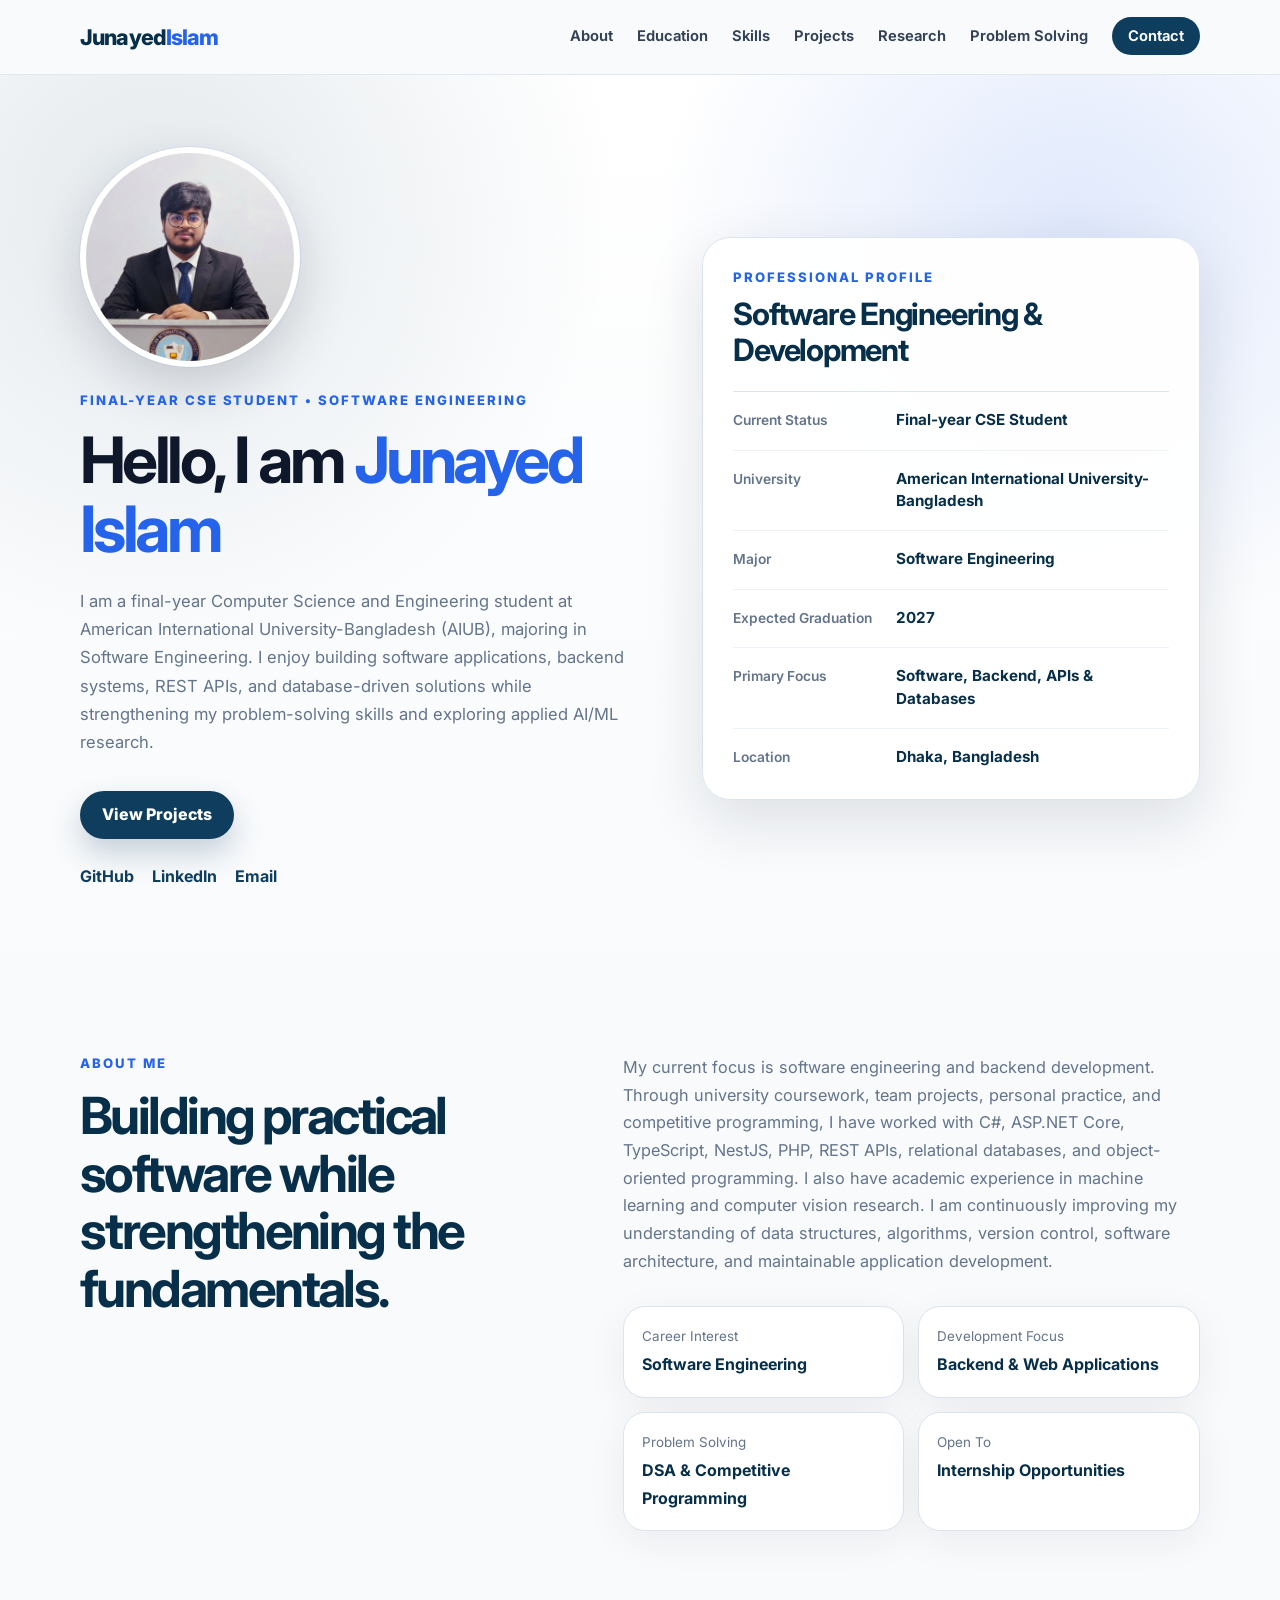
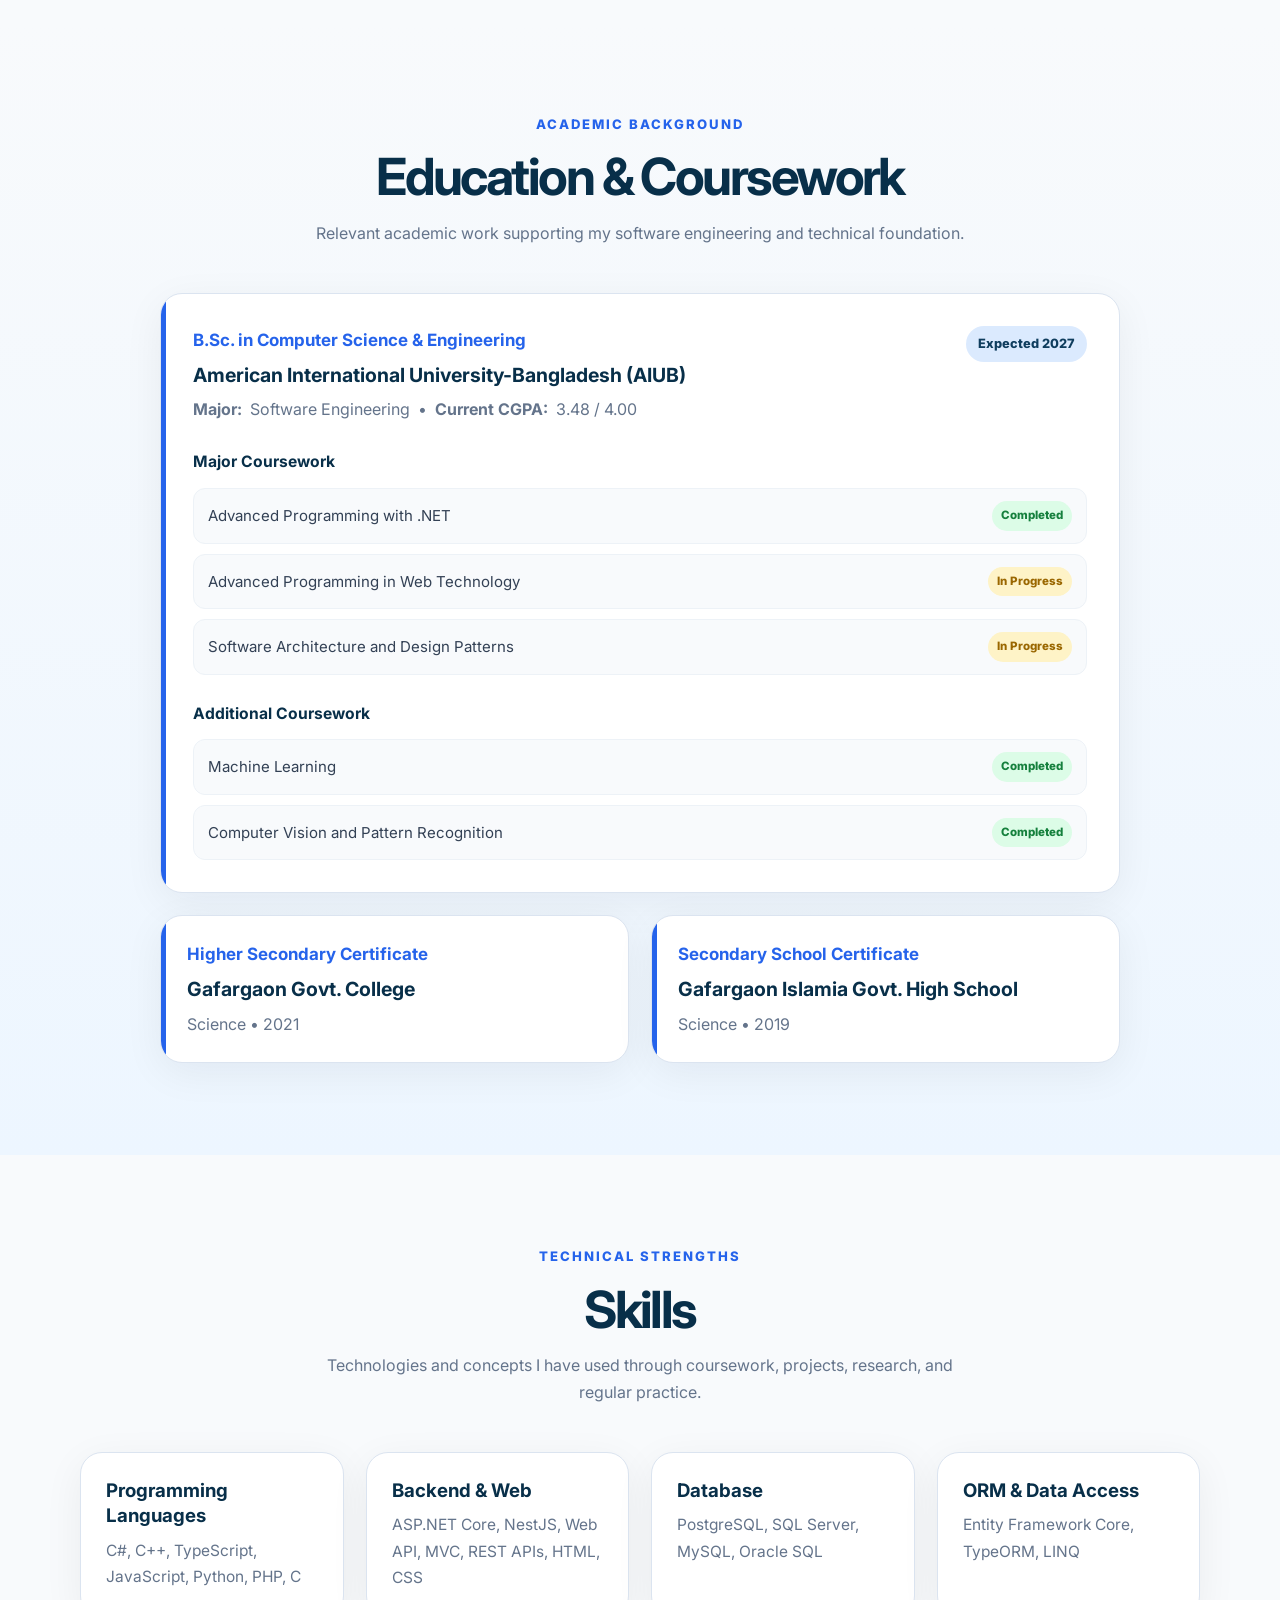
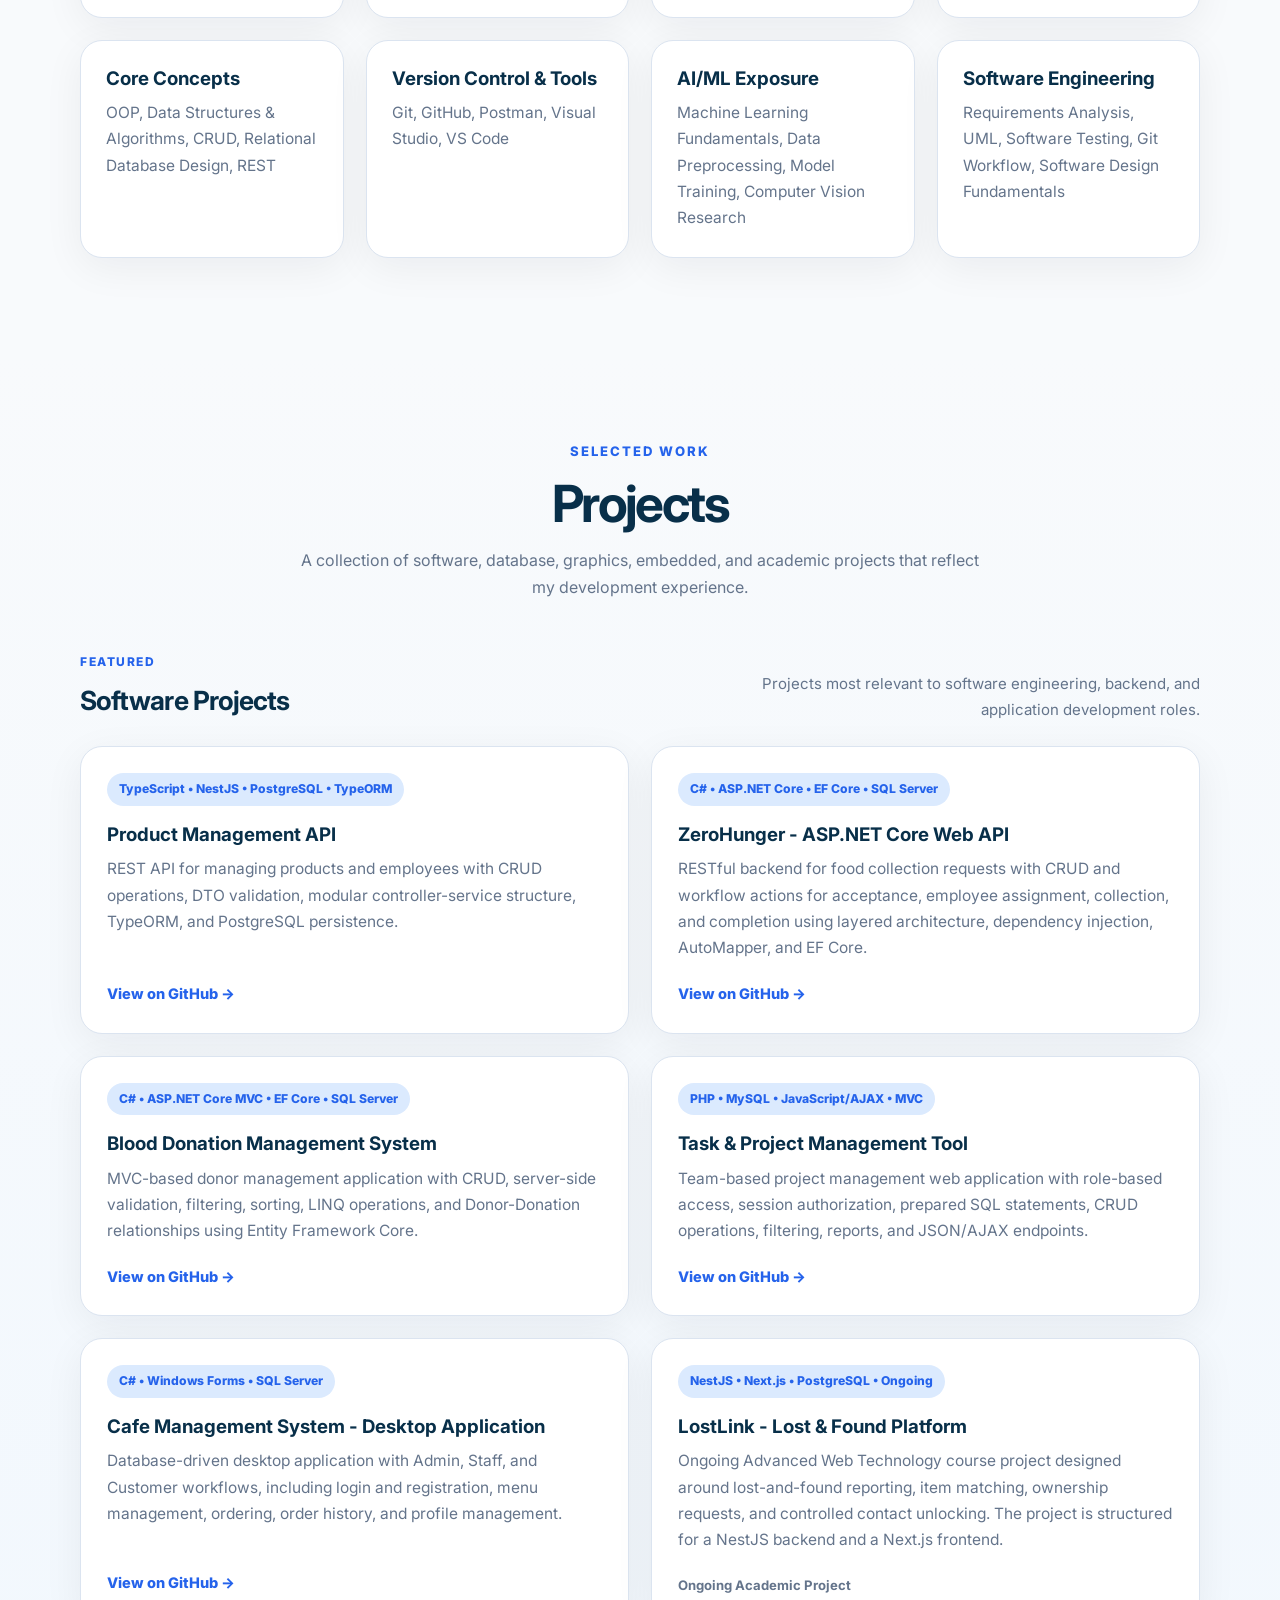
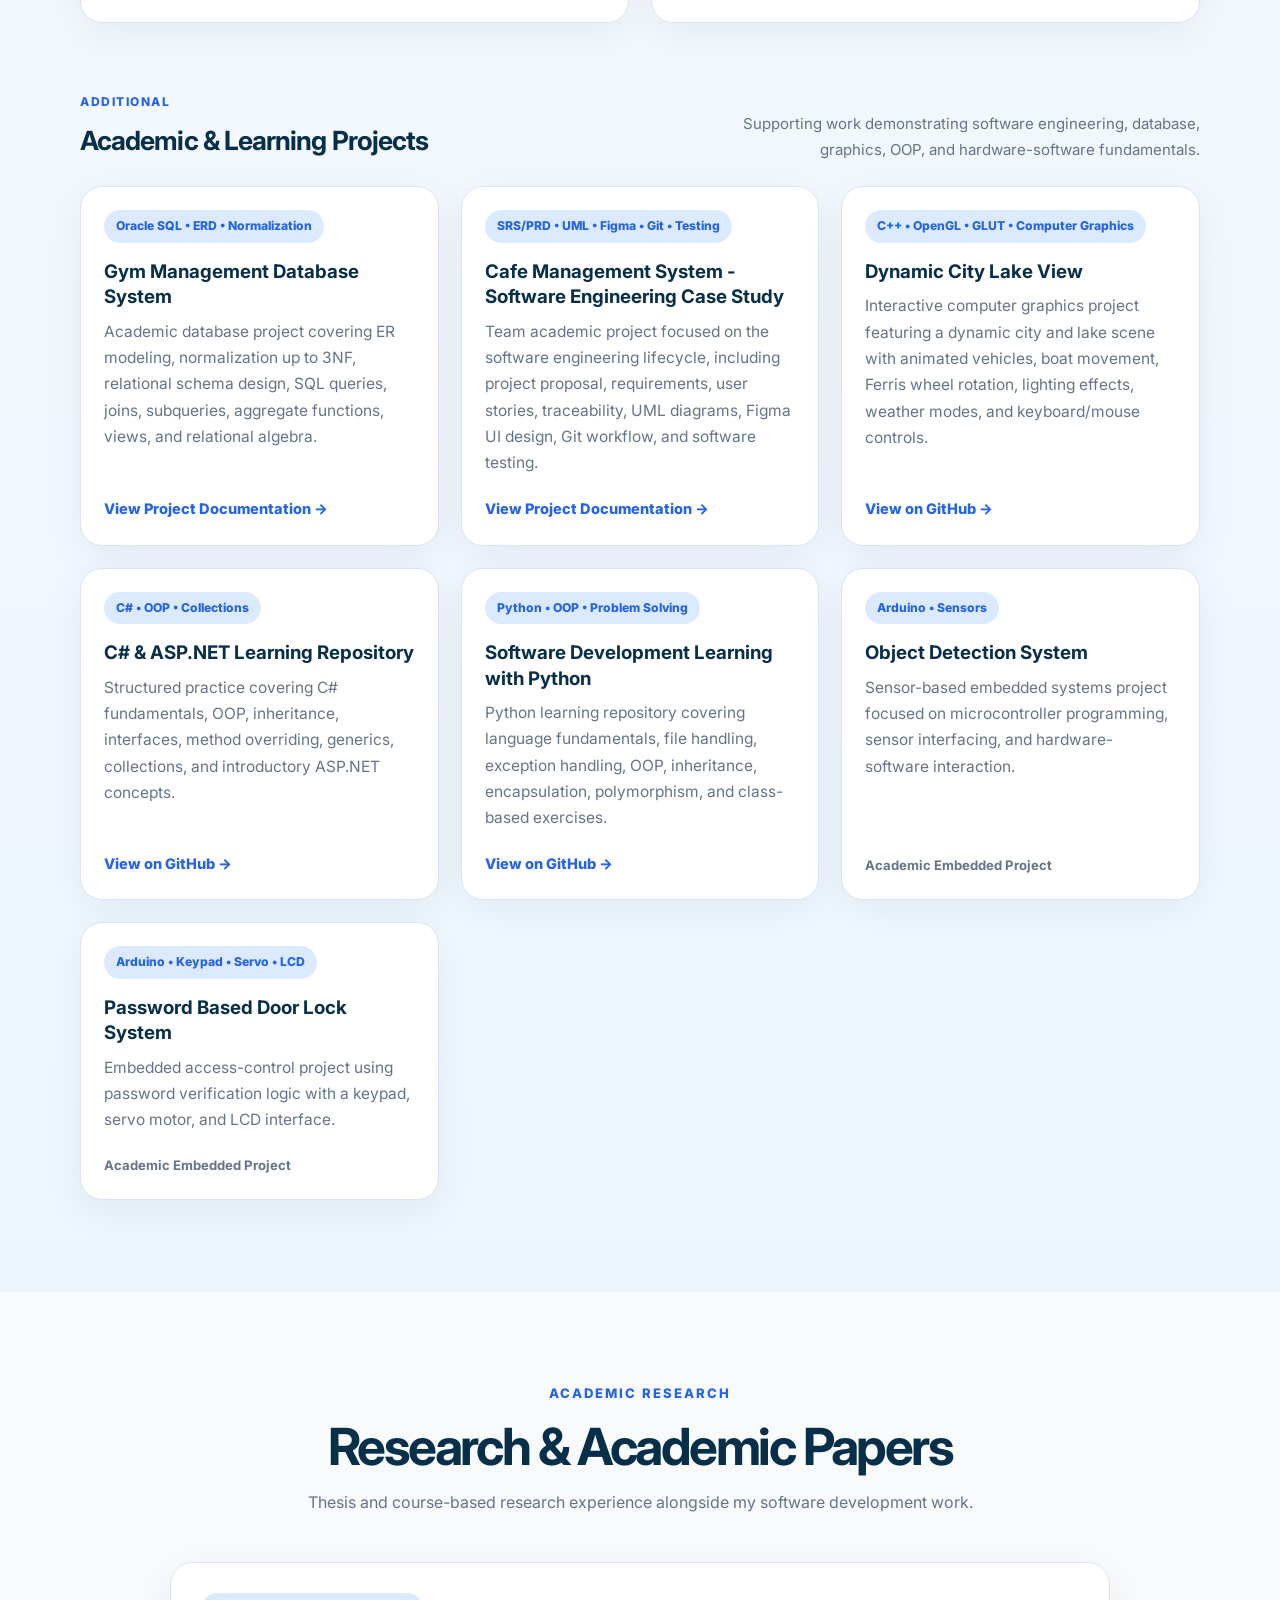
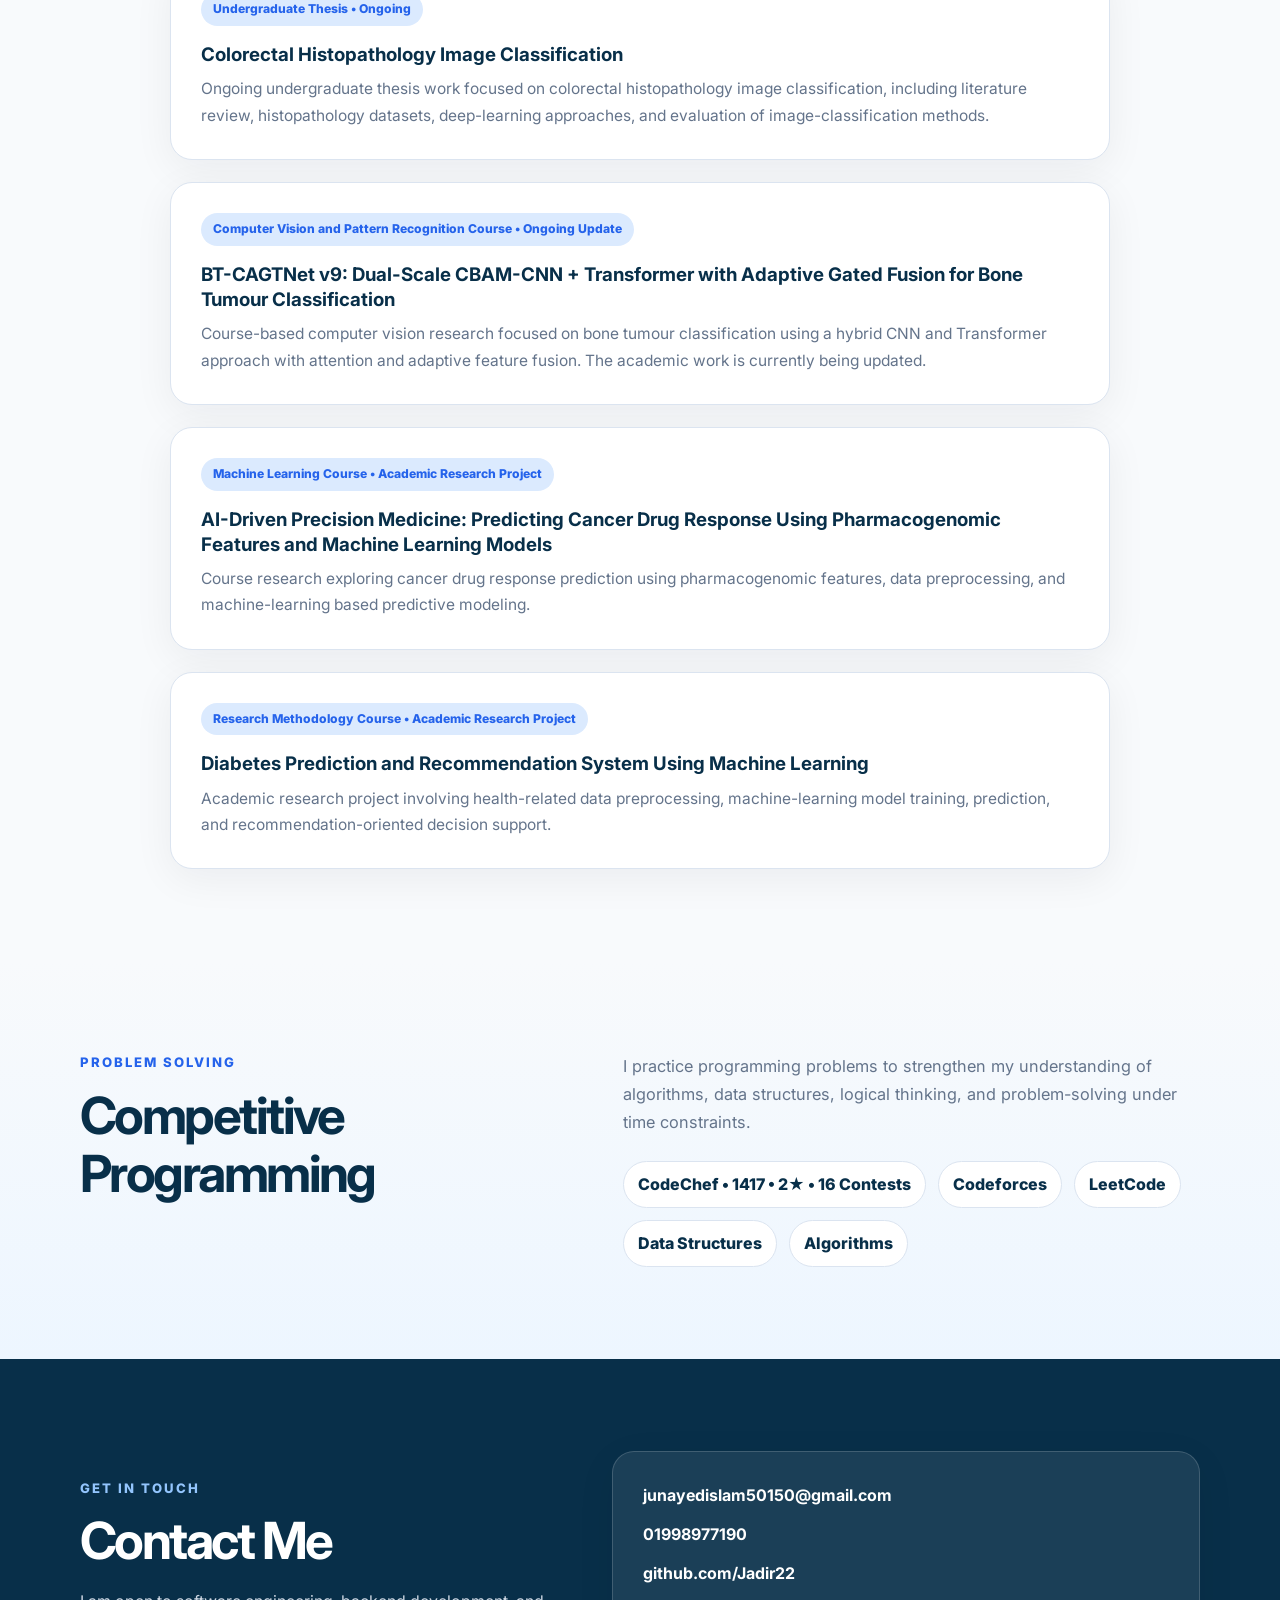
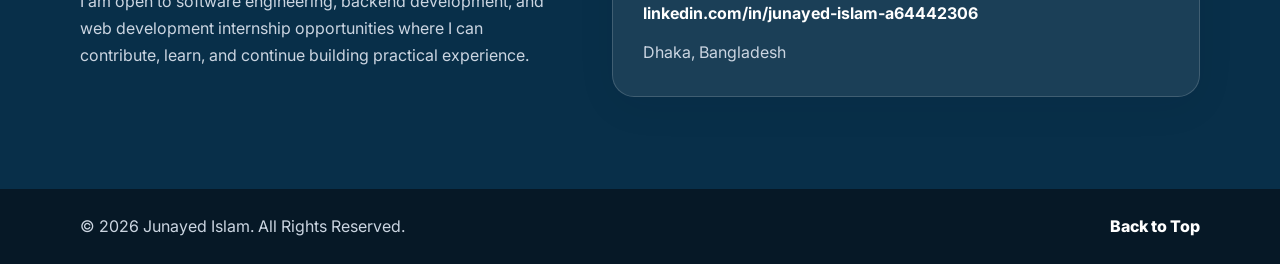
<file: index.html>
<!DOCTYPE html>
<html lang="en">

<head>
  <meta charset="UTF-8">
  <meta name="viewport" content="width=device-width, initial-scale=1.0">

  <title>Junayed Islam | Software Engineering Portfolio</title>

  <meta
    name="description"
    content="Portfolio of Junayed Islam, a final-year CSE student at AIUB focused on software engineering, backend development, databases, problem solving, and academic research."
  >

  <link rel="stylesheet" href="style.css?v=7">
  <script defer src="script.js"></script>
</head>

<body>

  <!-- Header -->
  <header class="site-header">
    <nav class="navbar container">

      <a class="logo" href="#home">
        Junayed<span>Islam</span>
      </a>

      <button
        class="nav-toggle"
        type="button"
        aria-label="Toggle navigation"
        aria-expanded="false"
      >
        <span></span>
        <span></span>
        <span></span>
      </button>

      <ul class="nav-menu">
        <li><a href="#about">About</a></li>
        <li><a href="#education">Education</a></li>
        <li><a href="#skills">Skills</a></li>
        <li><a href="#projects">Projects</a></li>
        <li><a href="#research">Research</a></li>
        <li><a href="#competitive">Problem Solving</a></li>
        <li><a class="nav-cta" href="#contact">Contact</a></li>
      </ul>

    </nav>
  </header>


  <main>

    <!-- Hero -->
    <section id="home" class="hero section">
      <div class="container hero-grid">

        <div class="hero-content reveal">

          <img
            src="assets/profile.jpg"
            alt="Junayed Islam profile photo"
            class="hero-profile-image"
          >

          <p class="eyebrow">
            Final-year CSE Student • Software Engineering
          </p>

          <h1>
            Hello, I am <span>Junayed Islam</span>
          </h1>

          <p class="hero-text">
            I am a final-year Computer Science and Engineering student at
            American International University-Bangladesh (AIUB), majoring in
            Software Engineering. I enjoy building software applications,
            backend systems, REST APIs, and database-driven solutions while
            strengthening my problem-solving skills and exploring applied
            AI/ML research.
          </p>

          <div class="hero-actions">
            <a href="#projects" class="btn primary">
              View Projects
            </a>
          </div>

          <div class="social-links">

            <a
              href="https://github.com/Jadir22"
              target="_blank"
              rel="noopener noreferrer"
            >
              GitHub
            </a>

            <a
              href="https://www.linkedin.com/in/junayed-islam-a64442306"
              target="_blank"
              rel="noopener noreferrer"
            >
              LinkedIn
            </a>

            <a href="mailto:junayedislam50150@gmail.com">
              Email
            </a>

          </div>

        </div>


        <!-- Professional Profile -->
        <aside class="profile-card reveal">

          <div class="profile-card-header">
            <p class="eyebrow">Professional Profile</p>
            <h2>Software Engineering &amp; Development</h2>
          </div>

          <div class="profile-facts">

            <div class="profile-fact">
              <span>Current Status</span>
              <strong>Final-year CSE Student</strong>
            </div>

            <div class="profile-fact">
              <span>University</span>
              <strong>American International University-Bangladesh</strong>
            </div>

            <div class="profile-fact">
              <span>Major</span>
              <strong>Software Engineering</strong>
            </div>

            <div class="profile-fact">
              <span>Expected Graduation</span>
              <strong>2027</strong>
            </div>

            <div class="profile-fact">
              <span>Primary Focus</span>
              <strong>Software, Backend, APIs &amp; Databases</strong>
            </div>

            <div class="profile-fact">
              <span>Location</span>
              <strong>Dhaka, Bangladesh</strong>
            </div>

          </div>

        </aside>

      </div>
    </section>


    <!-- About -->
    <section id="about" class="section">
      <div class="container two-column">

        <div class="section-heading reveal">

          <p class="eyebrow">About Me</p>

          <h2>
            Building practical software while strengthening the fundamentals.
          </h2>

        </div>


        <div class="section-content reveal">

          <p>
            My current focus is software engineering and backend development.
            Through university coursework, team projects, personal practice,
            and competitive programming, I have worked with C#, ASP.NET Core,
            TypeScript, NestJS, PHP, REST APIs, relational databases, and
            object-oriented programming. I also have academic experience in
            machine learning and computer vision research. I am continuously
            improving my understanding of data structures, algorithms, version
            control, software architecture, and maintainable application
            development.
          </p>

          <div class="quick-info">

            <div>
              <span>Career Interest</span>
              <strong>Software Engineering</strong>
            </div>

            <div>
              <span>Development Focus</span>
              <strong>Backend &amp; Web Applications</strong>
            </div>

            <div>
              <span>Problem Solving</span>
              <strong>DSA &amp; Competitive Programming</strong>
            </div>

            <div>
              <span>Open To</span>
              <strong>Internship Opportunities</strong>
            </div>

          </div>

        </div>

      </div>
    </section>


    <!-- Education -->
    <section id="education" class="section alt">
      <div class="container">

        <div class="section-title reveal">

          <p class="eyebrow">Academic Background</p>

          <h2>Education &amp; Coursework</h2>

          <p>
            Relevant academic work supporting my software engineering and
            technical foundation.
          </p>

        </div>


        <div class="timeline reveal">

          <article class="timeline-item primary-education">

            <div class="education-top">

              <div>
                <span class="degree">
                  B.Sc. in Computer Science &amp; Engineering
                </span>

                <h3>
                  American International University-Bangladesh (AIUB)
                </h3>
              </div>

              <span class="education-date">Expected 2027</span>

            </div>


            <p class="education-summary">
              <strong>Major:</strong> Software Engineering
              <span class="dot-separator">•</span>
              <strong>Current CGPA:</strong> 3.48 / 4.00
            </p>


            <div class="coursework-block">

              <h4>Major Coursework</h4>

              <div class="course-list">

                <div class="course-row">
                  <span>Advanced Programming with .NET</span>
                  <span class="status completed">Completed</span>
                </div>

                <div class="course-row">
                  <span>Advanced Programming in Web Technology</span>
                  <span class="status progress">In Progress</span>
                </div>

                <div class="course-row">
                  <span>Software Architecture and Design Patterns</span>
                  <span class="status progress">In Progress</span>
                </div>

              </div>

            </div>


            <div class="coursework-block">

              <h4>Additional Coursework</h4>

              <div class="course-list">

                <div class="course-row">
                  <span>Machine Learning</span>
                  <span class="status completed">Completed</span>
                </div>

                <div class="course-row">
                  <span>Computer Vision and Pattern Recognition</span>
                  <span class="status completed">Completed</span>
                </div>

              </div>

            </div>

          </article>


          <div class="education-secondary-grid">

            <article class="timeline-item compact">

              <span class="degree">
                Higher Secondary Certificate
              </span>

              <h3>Gafargaon Govt. College</h3>

              <p>Science • 2021</p>

            </article>


            <article class="timeline-item compact">

              <span class="degree">
                Secondary School Certificate
              </span>

              <h3>Gafargaon Islamia Govt. High School</h3>

              <p>Science • 2019</p>

            </article>

          </div>

        </div>

      </div>
    </section>


    <!-- Skills -->
    <section id="skills" class="section">
      <div class="container">

        <div class="section-title reveal">

          <p class="eyebrow">Technical Strengths</p>

          <h2>Skills</h2>

          <p>
            Technologies and concepts I have used through coursework,
            projects, research, and regular practice.
          </p>

        </div>


        <div class="skills-grid reveal">

          <article class="skill-card">
            <h3>Programming Languages</h3>
            <p>C#, C++, TypeScript, JavaScript, Python, PHP, C</p>
          </article>

          <article class="skill-card">
            <h3>Backend &amp; Web</h3>
            <p>ASP.NET Core, NestJS, Web API, MVC, REST APIs, HTML, CSS</p>
          </article>

          <article class="skill-card">
            <h3>Database</h3>
            <p>PostgreSQL, SQL Server, MySQL, Oracle SQL</p>
          </article>

          <article class="skill-card">
            <h3>ORM &amp; Data Access</h3>
            <p>Entity Framework Core, TypeORM, LINQ</p>
          </article>

          <article class="skill-card">
            <h3>Core Concepts</h3>
            <p>
              OOP, Data Structures &amp; Algorithms, CRUD,
              Relational Database Design, REST
            </p>
          </article>

          <article class="skill-card">
            <h3>Version Control &amp; Tools</h3>
            <p>Git, GitHub, Postman, Visual Studio, VS Code</p>
          </article>

          <article class="skill-card">
            <h3>AI/ML Exposure</h3>
            <p>
              Machine Learning Fundamentals, Data Preprocessing,
              Model Training, Computer Vision Research
            </p>
          </article>

          <article class="skill-card">
            <h3>Software Engineering</h3>
            <p>
              Requirements Analysis, UML, Software Testing,
              Git Workflow, Software Design Fundamentals
            </p>
          </article>

        </div>

      </div>
    </section>


    <!-- Projects -->
    <section id="projects" class="section alt">
      <div class="container">

        <div class="section-title reveal">

          <p class="eyebrow">Selected Work</p>

          <h2>Projects</h2>

          <p>
            A collection of software, database, graphics, embedded,
            and academic projects that reflect my development experience.
          </p>

        </div>


        <!-- Featured Software Projects -->
        <div class="project-group reveal">

          <div class="project-group-heading">

            <div>
              <span class="group-label">Featured</span>
              <h3>Software Projects</h3>
            </div>

            <p>
              Projects most relevant to software engineering,
              backend, and application development roles.
            </p>

          </div>


          <div class="project-grid">

            <article class="project-card">

              <div class="project-tag">
                TypeScript • NestJS • PostgreSQL • TypeORM
              </div>

              <h3>Product Management API</h3>

              <p>
                REST API for managing products and employees with CRUD
                operations, DTO validation, modular controller-service
                structure, TypeORM, and PostgreSQL persistence.
              </p>

              <a
                class="project-link"
                href="https://github.com/Jadir22/Advance-Programming-in-Web-Technology-Fall-26-27-/tree/main/Midterm/Lab%20task%201/product-management-api"
                target="_blank"
                rel="noopener noreferrer"
              >
                View on GitHub →
              </a>

            </article>


            <article class="project-card">

              <div class="project-tag">
                C# • ASP.NET Core • EF Core • SQL Server
              </div>

              <h3>ZeroHunger - ASP.NET Core Web API</h3>

              <p>
                RESTful backend for food collection requests with CRUD and
                workflow actions for acceptance, employee assignment,
                collection, and completion using layered architecture,
                dependency injection, AutoMapper, and EF Core.
              </p>

              <a
                class="project-link"
                href="https://github.com/Jadir22/ZeroHunger_-ASP.NET_assignment-"
                target="_blank"
                rel="noopener noreferrer"
              >
                View on GitHub →
              </a>

            </article>


            <article class="project-card">

              <div class="project-tag">
                C# • ASP.NET Core MVC • EF Core • SQL Server
              </div>

              <h3>Blood Donation Management System</h3>

              <p>
                MVC-based donor management application with CRUD,
                server-side validation, filtering, sorting, LINQ operations,
                and Donor-Donation relationships using Entity Framework Core.
              </p>

              <a
                class="project-link"
                href="https://github.com/Jadir22/BloodDonationManagementSystem"
                target="_blank"
                rel="noopener noreferrer"
              >
                View on GitHub →
              </a>

            </article>


            <article class="project-card">

              <div class="project-tag">
                PHP • MySQL • JavaScript/AJAX • MVC
              </div>

              <h3>Task &amp; Project Management Tool</h3>

              <p>
                Team-based project management web application with
                role-based access, session authorization, prepared SQL
                statements, CRUD operations, filtering, reports, and
                JSON/AJAX endpoints.
              </p>

              <a
                class="project-link"
                href="https://github.com/Jadir22/task-project-management-tool"
                target="_blank"
                rel="noopener noreferrer"
              >
                View on GitHub →
              </a>

            </article>


            <article class="project-card">

              <div class="project-tag">
                C# • Windows Forms • SQL Server
              </div>

              <h3>Cafe Management System - Desktop Application</h3>

              <p>
                Database-driven desktop application with Admin, Staff,
                and Customer workflows, including login and registration,
                menu management, ordering, order history, and profile
                management.
              </p>

              <a
                class="project-link"
                href="https://github.com/Jadir22/OOP_2_Project_-C_Sharp-"
                target="_blank"
                rel="noopener noreferrer"
              >
                View on GitHub →
              </a>

            </article>


            <article class="project-card">

              <div class="project-tag">
                NestJS • Next.js • PostgreSQL • Ongoing
              </div>

              <h3>LostLink - Lost &amp; Found Platform</h3>

              <p>
                Ongoing Advanced Web Technology course project designed
                around lost-and-found reporting, item matching, ownership
                requests, and controlled contact unlocking. The project is
                structured for a NestJS backend and a Next.js frontend.
              </p>

              <span class="project-note">
                Ongoing Academic Project
              </span>

            </article>

          </div>

        </div>


        <!-- Additional Projects -->
        <div class="project-group additional-projects reveal">

          <div class="project-group-heading">

            <div>
              <span class="group-label">Additional</span>
              <h3>Academic &amp; Learning Projects</h3>
            </div>

            <p>
              Supporting work demonstrating software engineering,
              database, graphics, OOP, and hardware-software fundamentals.
            </p>

          </div>


          <div class="additional-project-grid">

            <article class="project-card compact-project">

              <div class="project-tag">
                Oracle SQL • ERD • Normalization
              </div>

              <h3>Gym Management Database System</h3>

              <p>
                Academic database project covering ER modeling,
                normalization up to 3NF, relational schema design,
                SQL queries, joins, subqueries, aggregate functions,
                views, and relational algebra.
              </p>

              <a
                class="project-link"
                href="assets/Gym_Management_System_Database_Project.pdf"
                target="_blank"
                rel="noopener noreferrer"
              >
                View Project Documentation →
              </a>

            </article>


            <article class="project-card compact-project">

              <div class="project-tag">
                SRS/PRD • UML • Figma • Git • Testing
              </div>

              <h3>Cafe Management System - Software Engineering Case Study</h3>

              <p>
                Team academic project focused on the software engineering
                lifecycle, including project proposal, requirements,
                user stories, traceability, UML diagrams, Figma UI design,
                Git workflow, and software testing.
              </p>

              <a
                class="project-link"
                href="assets/SE_Cafe_Management_System_Software_Engineering_Project.pdf"
                target="_blank"
                rel="noopener noreferrer"
              >
                View Project Documentation →
              </a>

            </article>


            <article class="project-card compact-project">

              <div class="project-tag">
                C++ • OpenGL • GLUT • Computer Graphics
              </div>

              <h3>Dynamic City Lake View</h3>

              <p>
                Interactive computer graphics project featuring a dynamic
                city and lake scene with animated vehicles, boat movement,
                Ferris wheel rotation, lighting effects, weather modes,
                and keyboard/mouse controls.
              </p>

              <a
                class="project-link"
                href="https://github.com/Jadir22/Computer-Graphics-Project"
                target="_blank"
                rel="noopener noreferrer"
              >
                View on GitHub →
              </a>

            </article>


            <article class="project-card compact-project">

              <div class="project-tag">
                C# • OOP • Collections
              </div>

              <h3>C# &amp; ASP.NET Learning Repository</h3>

              <p>
                Structured practice covering C# fundamentals, OOP,
                inheritance, interfaces, method overriding, generics,
                collections, and introductory ASP.NET concepts.
              </p>

              <a
                class="project-link"
                href="https://github.com/Jadir22/ASP.NET-Learning"
                target="_blank"
                rel="noopener noreferrer"
              >
                View on GitHub →
              </a>

            </article>


            <article class="project-card compact-project">

              <div class="project-tag">
                Python • OOP • Problem Solving
              </div>

              <h3>Software Development Learning with Python</h3>

              <p>
                Python learning repository covering language fundamentals,
                file handling, exception handling, OOP, inheritance,
                encapsulation, polymorphism, and class-based exercises.
              </p>

              <a
                class="project-link"
                href="https://github.com/Jadir22/Software_Development_Learning_with_Python"
                target="_blank"
                rel="noopener noreferrer"
              >
                View on GitHub →
              </a>

            </article>


            <article class="project-card compact-project">

              <div class="project-tag">
                Arduino • Sensors
              </div>

              <h3>Object Detection System</h3>

              <p>
                Sensor-based embedded systems project focused on
                microcontroller programming, sensor interfacing,
                and hardware-software interaction.
              </p>

              <span class="project-note">
                Academic Embedded Project
              </span>

            </article>


            <article class="project-card compact-project">

              <div class="project-tag">
                Arduino • Keypad • Servo • LCD
              </div>

              <h3>Password Based Door Lock System</h3>

              <p>
                Embedded access-control project using password verification
                logic with a keypad, servo motor, and LCD interface.
              </p>

              <span class="project-note">
                Academic Embedded Project
              </span>

            </article>

          </div>

        </div>

      </div>
    </section>


    <!-- Research -->
    <section id="research" class="section">
      <div class="container">

        <div class="section-title reveal">

          <p class="eyebrow">Academic Research</p>

          <h2>Research &amp; Academic Papers</h2>

          <p>
            Thesis and course-based research experience alongside my
            software development work.
          </p>

        </div>


        <div class="research-list reveal">

          <article>

            <span>Undergraduate Thesis • Ongoing</span>

            <h3>
              Colorectal Histopathology Image Classification
            </h3>

            <p>
              Ongoing undergraduate thesis work focused on colorectal
              histopathology image classification, including literature
              review, histopathology datasets, deep-learning approaches,
              and evaluation of image-classification methods.
            </p>

          </article>


          <article>

            <span>
              Computer Vision and Pattern Recognition Course • Ongoing Update
            </span>

            <h3>
              BT-CAGTNet v9: Dual-Scale CBAM-CNN + Transformer with
              Adaptive Gated Fusion for Bone Tumour Classification
            </h3>

            <p>
              Course-based computer vision research focused on bone tumour
              classification using a hybrid CNN and Transformer approach
              with attention and adaptive feature fusion. The academic work
              is currently being updated.
            </p>

          </article>


          <article>

            <span>Machine Learning Course • Academic Research Project</span>

            <h3>
              AI-Driven Precision Medicine: Predicting Cancer Drug Response
              Using Pharmacogenomic Features and Machine Learning Models
            </h3>

            <p>
              Course research exploring cancer drug response prediction
              using pharmacogenomic features, data preprocessing, and
              machine-learning based predictive modeling.
            </p>

          </article>


          <article>

            <span>Research Methodology Course • Academic Research Project</span>

            <h3>
              Diabetes Prediction and Recommendation System Using
              Machine Learning
            </h3>

            <p>
              Academic research project involving health-related data
              preprocessing, machine-learning model training, prediction,
              and recommendation-oriented decision support.
            </p>

          </article>

        </div>

      </div>
    </section>


    <!-- Competitive Programming -->
    <section id="competitive" class="section alt">
      <div class="container two-column">

        <div class="section-heading reveal">

          <p class="eyebrow">Problem Solving</p>

          <h2>Competitive Programming</h2>

        </div>


        <div class="section-content reveal">

          <p>
            I practice programming problems to strengthen my understanding
            of algorithms, data structures, logical thinking, and
            problem-solving under time constraints.
          </p>

          <div class="badges">

            <a
              href="https://www.codechef.com/users/jadir150"
              target="_blank"
              rel="noopener noreferrer"
            >
              CodeChef • 1417 • 2★ • 16 Contests
            </a>

            <a
              href="https://codeforces.com/profile/Jadir"
              target="_blank"
              rel="noopener noreferrer"
            >
              Codeforces
            </a>

            <a
              href="https://leetcode.com/u/junayed150/"
              target="_blank"
              rel="noopener noreferrer"
            >
              LeetCode
            </a>

            <span>Data Structures</span>
            <span>Algorithms</span>

          </div>

        </div>

      </div>
    </section>


    <!-- Contact -->
    <section id="contact" class="section contact-section">
      <div class="container contact-grid">

        <div class="reveal">

          <p class="eyebrow">Get in Touch</p>

          <h2>Contact Me</h2>

          <p>
            I am open to software engineering, backend development,
            and web development internship opportunities where I can
            contribute, learn, and continue building practical experience.
          </p>

        </div>


        <div class="contact-card reveal">

          <a href="mailto:junayedislam50150@gmail.com">
            junayedislam50150@gmail.com
          </a>

          <a href="tel:+8801998977190">
            01998977190
          </a>

          <a
            href="https://github.com/Jadir22"
            target="_blank"
            rel="noopener noreferrer"
          >
            github.com/Jadir22
          </a>

          <a
            href="https://www.linkedin.com/in/junayed-islam-a64442306"
            target="_blank"
            rel="noopener noreferrer"
          >
            linkedin.com/in/junayed-islam-a64442306
          </a>

          <p>Dhaka, Bangladesh</p>

        </div>

      </div>
    </section>

  </main>


  <!-- Footer -->
  <footer class="footer">
    <div class="container">

      <p>© 2026 Junayed Islam. All Rights Reserved.</p>

      <a href="#home">
        Back to Top
      </a>

    </div>
  </footer>

</body>
</html>
</file>
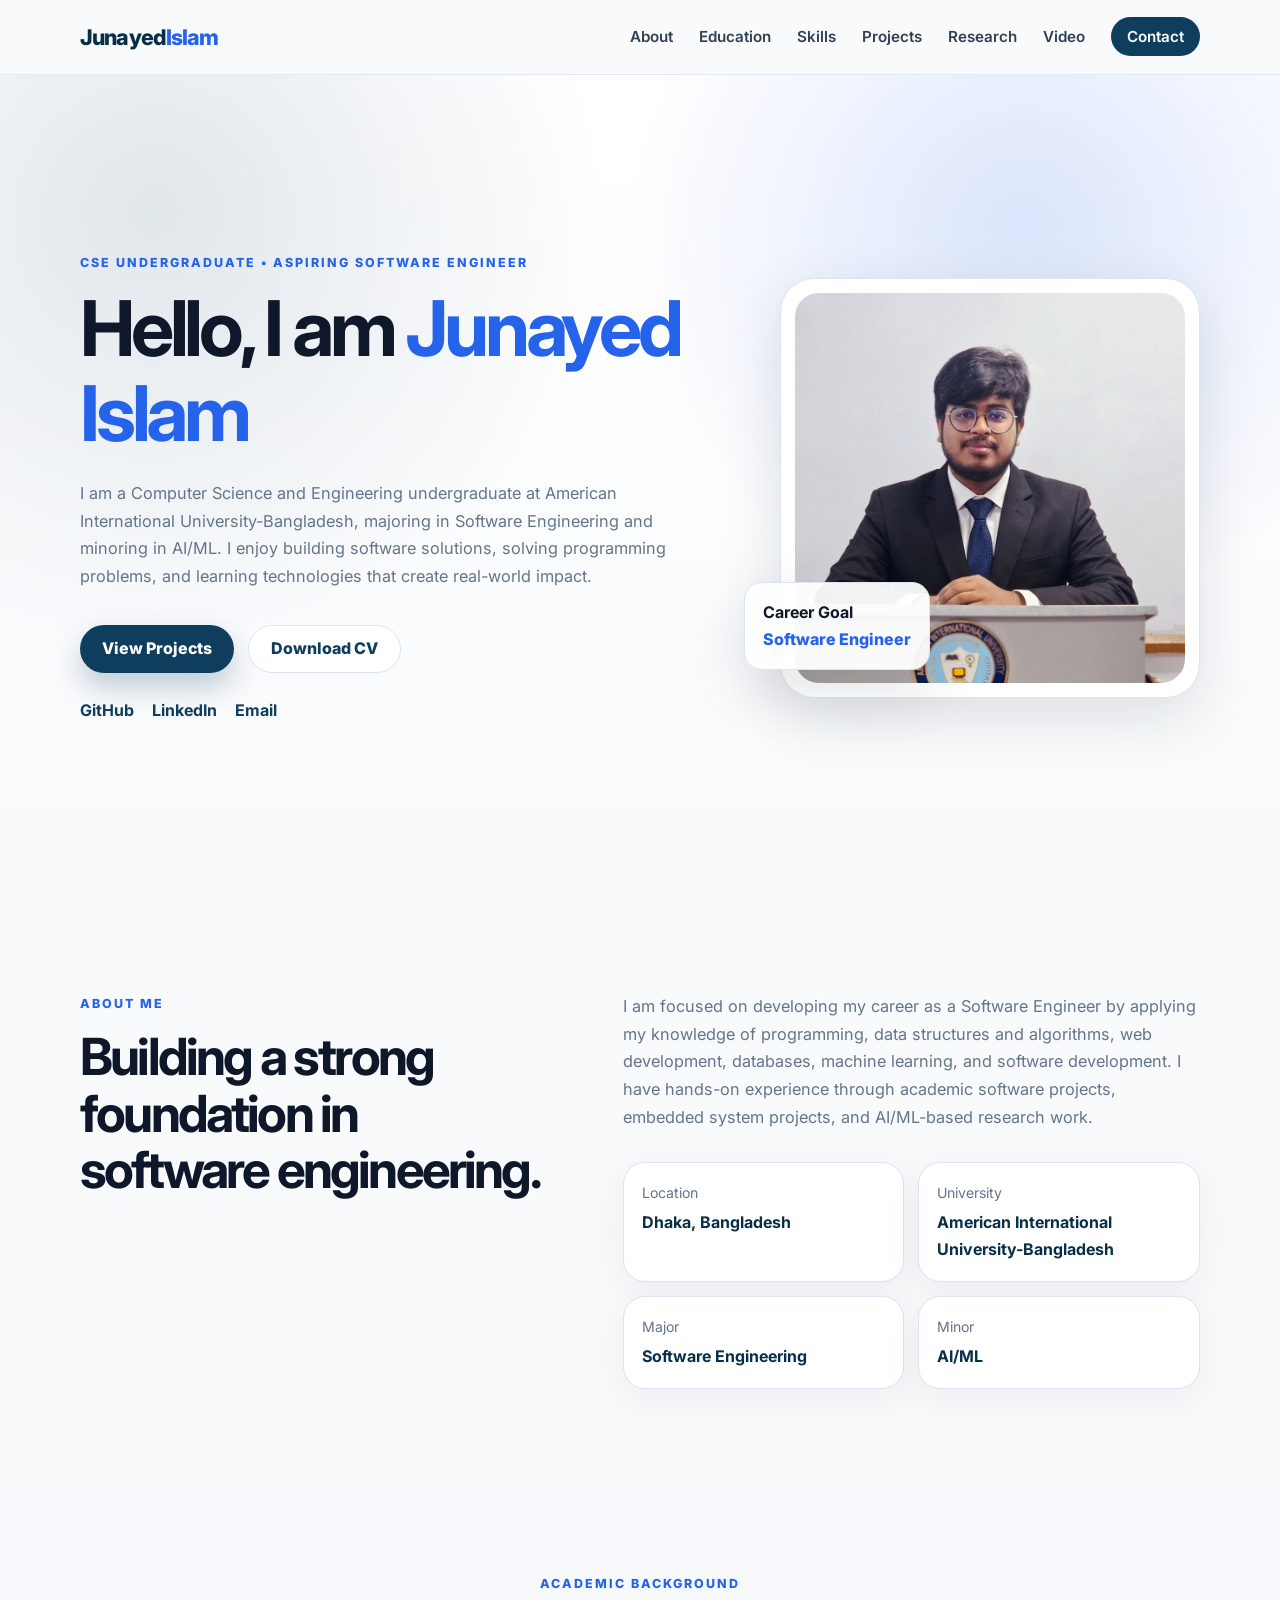
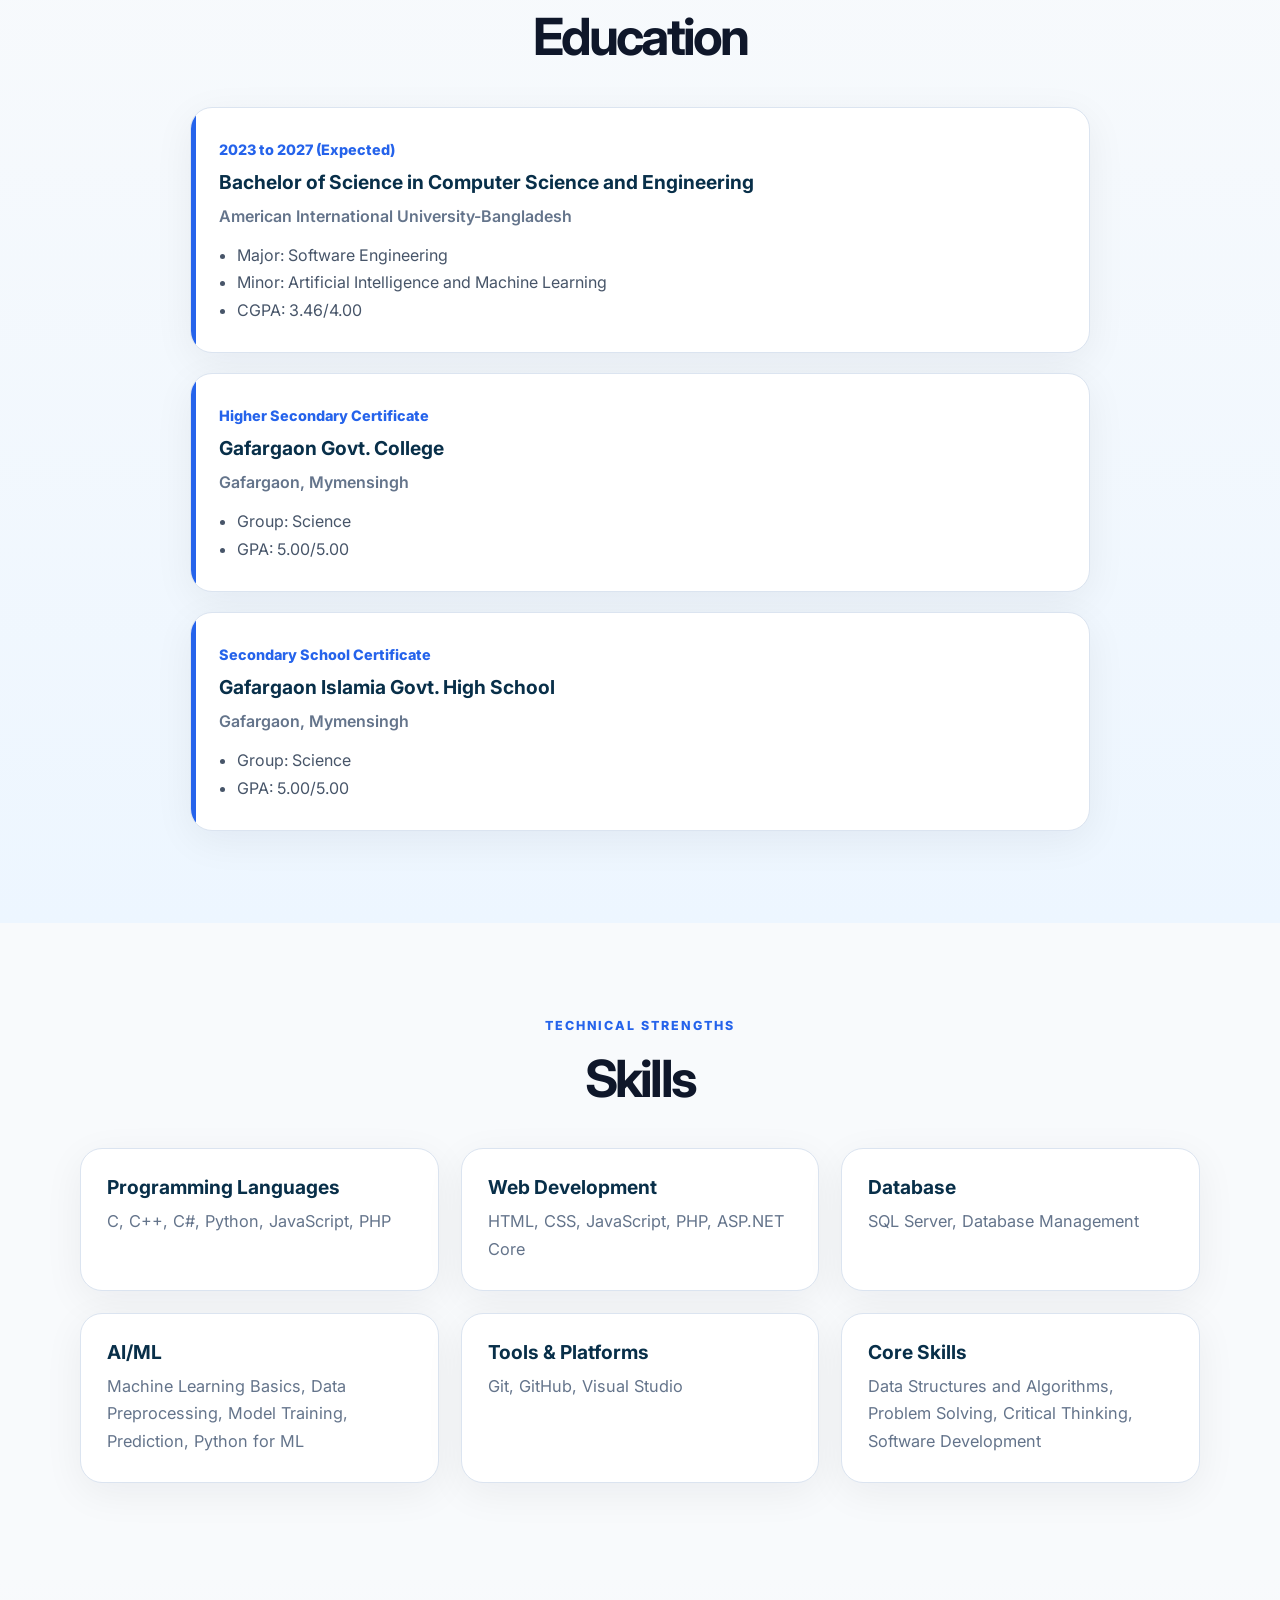
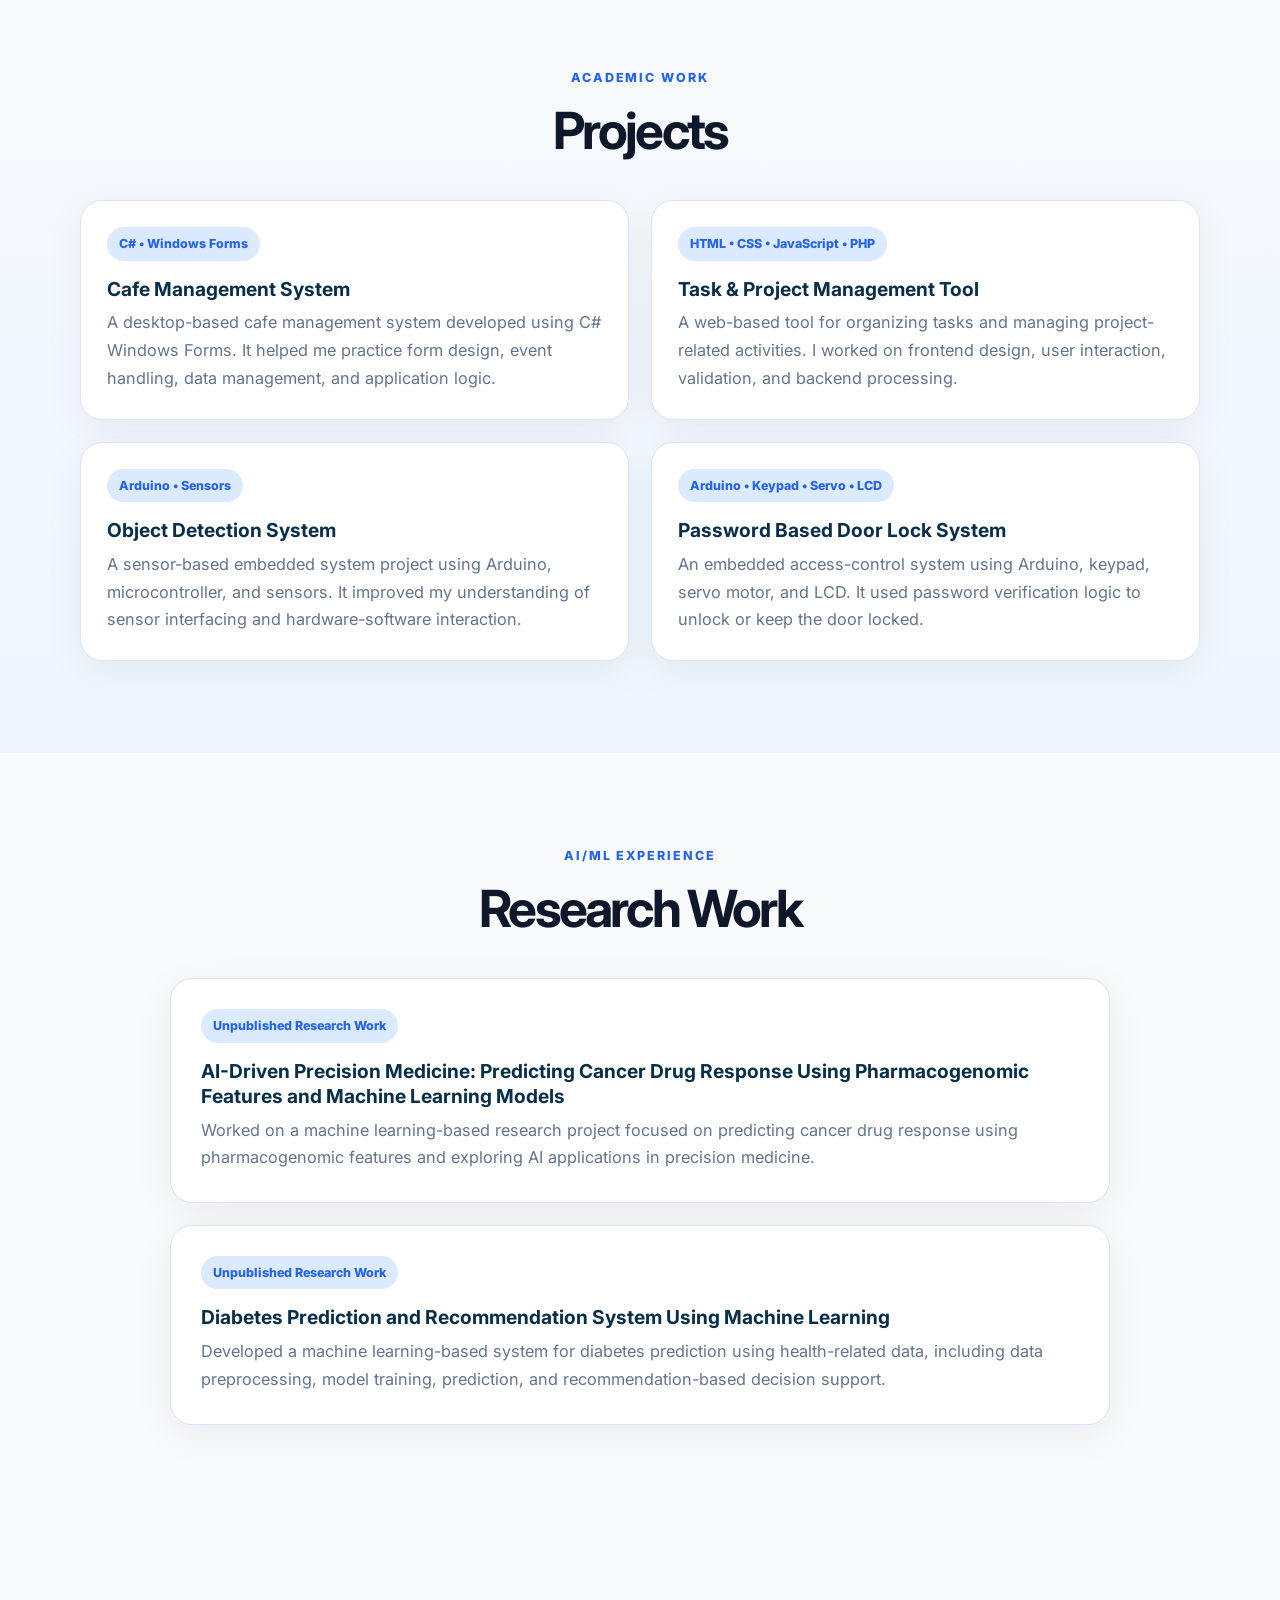
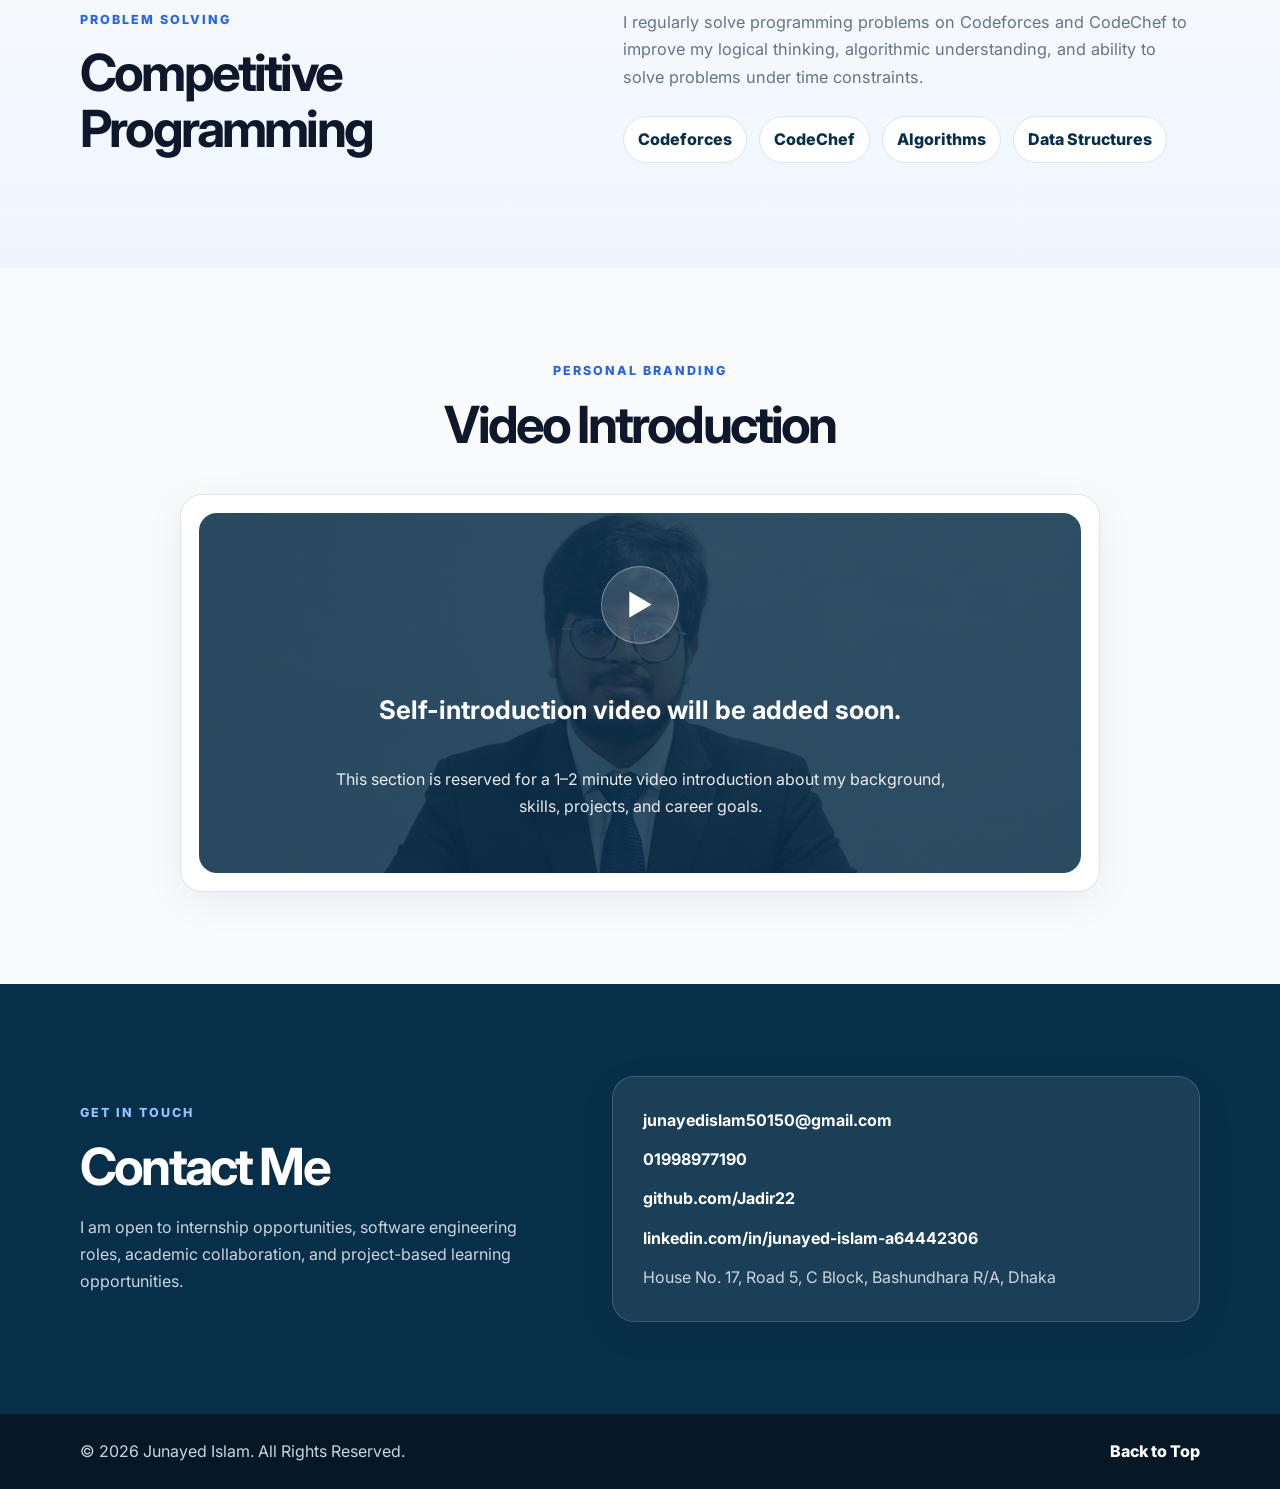
<file: Junayed_Islam_E_Portfolio/index.html>
<!DOCTYPE html>
<html lang="en">
<head>
  <meta charset="UTF-8" />
  <meta name="viewport" content="width=device-width, initial-scale=1.0" />
  <title>Junayed Islam | Professional E-Portfolio</title>
  <meta name="description" content="Professional E-Portfolio of Junayed Islam, CSE undergraduate and aspiring Software Engineer." />
  <link rel="stylesheet" href="style.css" />
  <script defer src="script.js"></script>
</head>
<body>
<header class="site-header">
  <nav class="navbar container">
    <a class="logo" href="#home">Junayed<span>Islam</span></a>
    <button class="nav-toggle" aria-label="Toggle navigation"><span></span><span></span><span></span></button>
    <ul class="nav-menu">
      <li><a href="#about">About</a></li><li><a href="#education">Education</a></li><li><a href="#skills">Skills</a></li><li><a href="#projects">Projects</a></li><li><a href="#research">Research</a></li><li><a href="#video">Video</a></li><li><a class="nav-cta" href="#contact">Contact</a></li>
    </ul>
  </nav>
</header>
<main>
<section id="home" class="hero section">
  <div class="container hero-grid">
    <div class="hero-content reveal">
      <p class="eyebrow">CSE Undergraduate • Aspiring Software Engineer</p>
      <h1>Hello, I am <span>Junayed Islam</span></h1>
      <p class="hero-text">I am a Computer Science and Engineering undergraduate at American International University-Bangladesh, majoring in Software Engineering and minoring in AI/ML. I enjoy building software solutions, solving programming problems, and learning technologies that create real-world impact.</p>
      <div class="hero-actions"><a href="#projects" class="btn primary">View Projects</a><a href="assets/Junayed_Islam_CV.pdf" class="btn secondary" download>Download CV</a></div>
      <div class="social-links"><a href="https://github.com/Jadir22" target="_blank">GitHub</a><a href="https://www.linkedin.com/in/junayed-islam-a64442306" target="_blank">LinkedIn</a><a href="mailto:junayedislam50150@gmail.com">Email</a></div>
    </div>
    <div class="hero-photo reveal"><div class="photo-card"><img src="assets/profile.jpg" alt="Junayed Islam profile photo"></div><div class="status-card"><strong>Career Goal</strong><span>Software Engineer</span></div></div>
  </div>
</section>
<section id="about" class="section">
  <div class="container two-column">
    <div class="section-heading reveal"><p class="eyebrow">About Me</p><h2>Building a strong foundation in software engineering.</h2></div>
    <div class="section-content reveal"><p>I am focused on developing my career as a Software Engineer by applying my knowledge of programming, data structures and algorithms, web development, databases, machine learning, and software development. I have hands-on experience through academic software projects, embedded system projects, and AI/ML-based research work.</p>
      <div class="quick-info"><div><span>Location</span><strong>Dhaka, Bangladesh</strong></div><div><span>University</span><strong>American International University-Bangladesh</strong></div><div><span>Major</span><strong>Software Engineering</strong></div><div><span>Minor</span><strong>AI/ML</strong></div></div>
    </div>
  </div>
</section>
<section id="education" class="section alt">
  <div class="container"><div class="section-title reveal"><p class="eyebrow">Academic Background</p><h2>Education</h2></div>
    <div class="timeline reveal">
      <article class="timeline-item"><span class="timeline-year">2023 to 2027 (Expected)</span><h3>Bachelor of Science in Computer Science and Engineering</h3><p>American International University-Bangladesh</p><ul><li>Major: Software Engineering</li><li>Minor: Artificial Intelligence and Machine Learning</li><li>CGPA: 3.46/4.00</li></ul></article>
      <article class="timeline-item"><span class="timeline-year">Higher Secondary Certificate</span><h3>Gafargaon Govt. College</h3><p>Gafargaon, Mymensingh</p><ul><li>Group: Science</li><li>GPA: 5.00/5.00</li></ul></article>
      <article class="timeline-item"><span class="timeline-year">Secondary School Certificate</span><h3>Gafargaon Islamia Govt. High School</h3><p>Gafargaon, Mymensingh</p><ul><li>Group: Science</li><li>GPA: 5.00/5.00</li></ul></article>
    </div>
  </div>
</section>
<section id="skills" class="section">
  <div class="container"><div class="section-title reveal"><p class="eyebrow">Technical Strengths</p><h2>Skills</h2></div>
    <div class="skills-grid reveal">
      <div class="skill-card"><h3>Programming Languages</h3><p>C, C++, C#, Python, JavaScript, PHP</p></div>
      <div class="skill-card"><h3>Web Development</h3><p>HTML, CSS, JavaScript, PHP, ASP.NET Core</p></div>
      <div class="skill-card"><h3>Database</h3><p>SQL Server, Database Management</p></div>
      <div class="skill-card"><h3>AI/ML</h3><p>Machine Learning Basics, Data Preprocessing, Model Training, Prediction, Python for ML</p></div>
      <div class="skill-card"><h3>Tools & Platforms</h3><p>Git, GitHub, Visual Studio</p></div>
      <div class="skill-card"><h3>Core Skills</h3><p>Data Structures and Algorithms, Problem Solving, Critical Thinking, Software Development</p></div>
    </div>
  </div>
</section>
<section id="projects" class="section alt">
  <div class="container"><div class="section-title reveal"><p class="eyebrow">Academic Work</p><h2>Projects</h2></div>
    <div class="project-grid">
      <article class="project-card reveal"><div class="project-tag">C# • Windows Forms</div><h3>Cafe Management System</h3><p>A desktop-based cafe management system developed using C# Windows Forms. It helped me practice form design, event handling, data management, and application logic.</p></article>
      <article class="project-card reveal"><div class="project-tag">HTML • CSS • JavaScript • PHP</div><h3>Task & Project Management Tool</h3><p>A web-based tool for organizing tasks and managing project-related activities. I worked on frontend design, user interaction, validation, and backend processing.</p></article>
      <article class="project-card reveal"><div class="project-tag">Arduino • Sensors</div><h3>Object Detection System</h3><p>A sensor-based embedded system project using Arduino, microcontroller, and sensors. It improved my understanding of sensor interfacing and hardware-software interaction.</p></article>
      <article class="project-card reveal"><div class="project-tag">Arduino • Keypad • Servo • LCD</div><h3>Password Based Door Lock System</h3><p>An embedded access-control system using Arduino, keypad, servo motor, and LCD. It used password verification logic to unlock or keep the door locked.</p></article>
    </div>
  </div>
</section>
<section id="research" class="section">
  <div class="container"><div class="section-title reveal"><p class="eyebrow">AI/ML Experience</p><h2>Research Work</h2></div>
    <div class="research-list reveal">
      <article><span>Unpublished Research Work</span><h3>AI-Driven Precision Medicine: Predicting Cancer Drug Response Using Pharmacogenomic Features and Machine Learning Models</h3><p>Worked on a machine learning-based research project focused on predicting cancer drug response using pharmacogenomic features and exploring AI applications in precision medicine.</p></article>
      <article><span>Unpublished Research Work</span><h3>Diabetes Prediction and Recommendation System Using Machine Learning</h3><p>Developed a machine learning-based system for diabetes prediction using health-related data, including data preprocessing, model training, prediction, and recommendation-based decision support.</p></article>
    </div>
  </div>
</section>
<section id="competitive" class="section alt">
  <div class="container two-column"><div class="section-heading reveal"><p class="eyebrow">Problem Solving</p><h2>Competitive Programming</h2></div><div class="section-content reveal"><p>I regularly solve programming problems on Codeforces and CodeChef to improve my logical thinking, algorithmic understanding, and ability to solve problems under time constraints.</p><div class="badges"><span>Codeforces</span><span>CodeChef</span><span>Algorithms</span><span>Data Structures</span></div></div></div>
</section>
<section id="video" class="section">
  <div class="container"><div class="section-title reveal"><p class="eyebrow">Personal Branding</p><h2>Video Introduction</h2></div>
    <div class="video-card reveal"><div class="video-placeholder"><div class="play-icon">▶</div><h3>Self-introduction video will be added soon.</h3><p>This section is reserved for a 1–2 minute video introduction about my background, skills, projects, and career goals.</p></div>
    <!-- For YouTube: replace the placeholder div above with <iframe src="https://www.youtube.com/embed/YOUR_VIDEO_ID" title="Self Introduction Video" allowfullscreen></iframe> -->
    <!-- For MP4: place assets/intro-video.mp4 and replace the placeholder with <video controls poster="assets/profile-full.jpg"><source src="assets/intro-video.mp4" type="video/mp4"></video> -->
    </div>
  </div>
</section>
<section id="contact" class="section contact-section"><div class="container contact-grid"><div class="reveal"><p class="eyebrow">Get in Touch</p><h2>Contact Me</h2><p>I am open to internship opportunities, software engineering roles, academic collaboration, and project-based learning opportunities.</p></div><div class="contact-card reveal"><a href="mailto:junayedislam50150@gmail.com">junayedislam50150@gmail.com</a><a href="tel:+8801998977190">01998977190</a><a href="https://github.com/Jadir22" target="_blank">github.com/Jadir22</a><a href="https://www.linkedin.com/in/junayed-islam-a64442306" target="_blank">linkedin.com/in/junayed-islam-a64442306</a><p>House No. 17, Road 5, C Block, Bashundhara R/A, Dhaka</p></div></div></section>
</main>
<footer class="footer"><div class="container"><p>© 2026 Junayed Islam. All Rights Reserved.</p><a href="#home">Back to Top</a></div></footer>
</body>
</html>
</file>
<file: style.css>
@import url(
  "https://fonts.googleapis.com/css2?family=Inter:wght@400;500;600;700;800&display=swap"
);


/* =========================================
   VARIABLES
========================================= */

:root {
  --bg: #f8fafc;
  --surface: #ffffff;
  --text: #0f172a;
  --muted: #64748b;
  --primary: #0f3d5e;
  --primary-dark: #082f49;
  --accent: #2563eb;
  --accent-soft: #dbeafe;
  --border: #dbe4f0;
  --success: #15803d;
  --success-soft: #dcfce7;
  --progress: #9a6700;
  --progress-soft: #fef3c7;
  --shadow: 0 20px 60px rgba(15, 23, 42, 0.12);
  --soft-shadow: 0 10px 40px rgba(15, 23, 42, 0.06);
  --radius: 22px;
}


/* =========================================
   RESET
========================================= */

* {
  box-sizing: border-box;
  margin: 0;
  padding: 0;
}

html {
  scroll-behavior: smooth;
  scroll-padding-top: 74px;
}

body {
  font-family: "Inter", Arial, sans-serif;
  color: var(--text);
  background: var(--bg);
  line-height: 1.7;
}

a {
  color: inherit;
  text-decoration: none;
}

img {
  display: block;
  width: 100%;
}

button {
  font: inherit;
}


/* =========================================
   COMMON
========================================= */

.container {
  width: min(1120px, calc(100% - 40px));
  margin: 0 auto;
}

.section {
  padding: 92px 0;
}

.section.alt {
  background:
    linear-gradient(
      180deg,
      #f8fafc 0%,
      #edf6ff 100%
    );
}

.eyebrow {
  margin-bottom: 14px;
  color: var(--accent);
  font-size: 0.82rem;
  font-weight: 800;
  line-height: 1.5;
  letter-spacing: 0.15em;
  text-transform: uppercase;
}

.section-title {
  max-width: 760px;
  margin: 0 auto 46px;
  text-align: center;
}

.section-title h2,
.section-heading h2,
.contact-section h2 {
  color: var(--primary-dark);
  font-size: clamp(2rem, 4vw, 3.35rem);
  line-height: 1.12;
  letter-spacing: -0.05em;
}

.section-title p:not(.eyebrow) {
  max-width: 680px;
  margin: 14px auto 0;
  color: var(--muted);
  font-size: 1rem;
}

.two-column {
  display: grid;
  grid-template-columns: 0.9fr 1.1fr;
  align-items: start;
  gap: 70px;
}

.section-content p {
  color: var(--muted);
  font-size: 1.02rem;
}


/* =========================================
   HEADER
========================================= */

.site-header {
  position: sticky;
  top: 0;
  z-index: 1000;
  background: rgba(248, 250, 252, 0.92);
  border-bottom: 1px solid rgba(219, 228, 240, 0.8);
  backdrop-filter: blur(18px);
}

.navbar {
  display: flex;
  align-items: center;
  justify-content: space-between;
  min-height: 74px;
}

.logo {
  color: var(--primary-dark);
  font-size: 1.35rem;
  font-weight: 800;
  letter-spacing: -0.04em;
}

.logo span {
  color: var(--accent);
}

.nav-menu {
  display: flex;
  align-items: center;
  gap: 24px;
  color: #334155;
  font-size: 0.92rem;
  font-weight: 650;
  list-style: none;
}

.nav-menu a {
  transition: color 0.25s ease;
}

.nav-menu a:hover {
  color: var(--accent);
}

.nav-cta {
  padding: 10px 16px;
  color: #ffffff !important;
  background: var(--primary);
  border-radius: 999px;
}

.nav-toggle {
  display: none;
  width: 42px;
  height: 42px;
  cursor: pointer;
  background: transparent;
  border: 0;
}

.nav-toggle span {
  display: block;
  width: 24px;
  height: 2px;
  margin: 6px auto;
  background: var(--text);
}


/* =========================================
   HERO
========================================= */

.hero {
  display: flex;
  align-items: center;
  min-height: calc(100vh - 74px);
  padding: 72px 0;
  background:
    radial-gradient(
      circle at 84% 18%,
      rgba(37, 99, 235, 0.14),
      transparent 32%
    ),
    radial-gradient(
      circle at 12% 14%,
      rgba(15, 61, 94, 0.11),
      transparent 34%
    ),
    linear-gradient(
      180deg,
      #ffffff 0%,
      #f8fafc 100%
    );
}

.hero-grid {
  display: grid;
  grid-template-columns: minmax(0, 1.05fr) minmax(360px, 0.95fr);
  align-items: center;
  gap: 72px;
}

.hero-content {
  min-width: 0;
}

.hero-profile-image {
  width: 220px;
  height: 220px;
  margin-bottom: 24px;
  object-fit: cover;
  object-position: center top;
  background: #ffffff;
  border: 6px solid #ffffff;
  border-radius: 50%;
  box-shadow:
    0 20px 50px rgba(15, 23, 42, 0.17),
    0 0 0 1px rgba(37, 99, 235, 0.08);
}

.hero h1 {
  max-width: 760px;
  margin-bottom: 24px;
  font-size: clamp(2.75rem, 5vw, 4.9rem);
  line-height: 1.08;
  letter-spacing: -0.055em;
}

.hero h1 span {
  color: var(--accent);
}

.hero-text {
  max-width: 720px;
  color: var(--muted);
  font-size: 1.04rem;
}

.hero-actions {
  display: flex;
  flex-wrap: wrap;
  gap: 14px;
  margin: 34px 0 24px;
}

.btn {
  display: inline-flex;
  align-items: center;
  justify-content: center;
  min-height: 48px;
  padding: 0 22px;
  font-weight: 800;
  border-radius: 999px;
  transition:
    transform 0.25s ease,
    box-shadow 0.25s ease;
}

.btn:hover {
  transform: translateY(-2px);
}

.btn.primary {
  color: #ffffff;
  background: var(--primary);
  box-shadow: 0 14px 30px rgba(15, 61, 94, 0.22);
}

.social-links {
  display: flex;
  flex-wrap: wrap;
  gap: 18px;
  color: var(--primary);
  font-weight: 700;
}

.social-links a:hover {
  color: var(--accent);
}


/* =========================================
   PROFESSIONAL PROFILE
========================================= */

.profile-card {
  width: 100%;
  padding: 30px;
  background: rgba(255, 255, 255, 0.96);
  border: 1px solid var(--border);
  border-radius: 28px;
  box-shadow: var(--shadow);
}

.profile-card-header {
  padding-bottom: 22px;
  border-bottom: 1px solid var(--border);
}

.profile-card-header .eyebrow {
  margin-bottom: 8px;
}

.profile-card-header h2 {
  color: var(--primary-dark);
  font-size: clamp(1.55rem, 2.4vw, 2.15rem);
  line-height: 1.2;
  letter-spacing: -0.04em;
}

.profile-facts {
  display: grid;
}

.profile-fact {
  display: grid;
  grid-template-columns: 145px 1fr;
  gap: 18px;
  padding: 17px 0;
  border-bottom: 1px solid #edf2f7;
}

.profile-fact:last-child {
  padding-bottom: 0;
  border-bottom: 0;
}

.profile-fact span {
  color: var(--muted);
  font-size: 0.86rem;
  font-weight: 600;
}

.profile-fact strong {
  color: var(--primary-dark);
  font-size: 0.95rem;
  line-height: 1.5;
}


/* =========================================
   ABOUT
========================================= */

.quick-info {
  display: grid;
  grid-template-columns: repeat(2, 1fr);
  gap: 14px;
  margin-top: 30px;
}

.quick-info div,
.skill-card,
.project-card,
.research-list article,
.contact-card,
.timeline-item {
  background: var(--surface);
  border: 1px solid var(--border);
  border-radius: var(--radius);
  box-shadow: var(--soft-shadow);
}

.quick-info div {
  padding: 18px;
}

.quick-info span {
  display: block;
  margin-bottom: 4px;
  color: var(--muted);
  font-size: 0.84rem;
}

.quick-info strong {
  color: var(--primary-dark);
}


/* =========================================
   EDUCATION
========================================= */

.timeline {
  display: grid;
  gap: 22px;
  max-width: 960px;
  margin: 0 auto;
}

.timeline-item {
  position: relative;
  overflow: hidden;
  padding: 28px;
}

.timeline-item::before {
  position: absolute;
  inset: 0 auto 0 0;
  width: 5px;
  content: "";
  background: var(--accent);
}

.primary-education {
  padding: 32px;
}

.education-top {
  display: flex;
  align-items: flex-start;
  justify-content: space-between;
  gap: 24px;
}

.degree {
  display: inline-block;
  margin-bottom: 7px;
  color: var(--accent);
  font-size: 1.06rem;
  font-weight: 700;
}

.timeline-item h3 {
  color: var(--primary-dark);
  font-size: 1.22rem;
  line-height: 1.35;
}

.timeline-item p {
  margin-top: 8px;
  color: var(--muted);
}

.education-date {
  flex-shrink: 0;
  padding: 7px 12px;
  color: var(--primary);
  background: var(--accent-soft);
  border-radius: 999px;
  font-size: 0.8rem;
  font-weight: 800;
}

.education-summary {
  display: flex;
  flex-wrap: wrap;
  align-items: center;
  gap: 8px;
}

.dot-separator {
  color: var(--muted);
}

.coursework-block {
  margin-top: 26px;
}

.coursework-block h4 {
  margin-bottom: 12px;
  color: var(--primary-dark);
  font-size: 0.98rem;
}

.course-list {
  display: grid;
  gap: 10px;
}

.course-row {
  display: flex;
  align-items: center;
  justify-content: space-between;
  gap: 20px;
  padding: 12px 14px;
  color: #334155;
  background: #f8fafc;
  border: 1px solid #edf2f7;
  border-radius: 12px;
  font-size: 0.94rem;
}

.status {
  flex-shrink: 0;
  padding: 5px 9px;
  border-radius: 999px;
  font-size: 0.72rem;
  font-weight: 800;
}

.status.completed {
  color: var(--success);
  background: var(--success-soft);
}

.status.progress {
  color: var(--progress);
  background: var(--progress-soft);
}

.education-secondary-grid {
  display: grid;
  grid-template-columns: repeat(2, 1fr);
  gap: 22px;
}

.timeline-item.compact {
  padding: 24px 26px;
}


/* =========================================
   SKILLS
========================================= */

.skills-grid {
  display: grid;
  grid-template-columns: repeat(4, 1fr);
  gap: 22px;
}

.skill-card {
  padding: 25px;
  transition:
    transform 0.25s ease,
    box-shadow 0.25s ease;
}

.skill-card:hover,
.project-card:hover {
  transform: translateY(-5px);
  box-shadow: var(--shadow);
}

.skill-card h3,
.project-card h3,
.research-list h3 {
  margin-bottom: 9px;
  color: var(--primary-dark);
  font-size: 1.17rem;
  line-height: 1.35;
}

.skill-card p,
.project-card p,
.research-list p {
  color: var(--muted);
  font-size: 0.97rem;
}


/* =========================================
   PROJECTS
========================================= */

.project-group + .project-group {
  margin-top: 64px;
}

.project-group-heading {
  display: flex;
  align-items: end;
  justify-content: space-between;
  gap: 30px;
  margin-bottom: 24px;
}

.project-group-heading h3 {
  color: var(--primary-dark);
  font-size: 1.65rem;
  letter-spacing: -0.035em;
}

.project-group-heading p {
  max-width: 500px;
  color: var(--muted);
  font-size: 0.94rem;
  text-align: right;
}

.group-label {
  display: inline-block;
  margin-bottom: 5px;
  color: var(--accent);
  font-size: 0.75rem;
  font-weight: 800;
  letter-spacing: 0.13em;
  text-transform: uppercase;
}

.project-grid {
  display: grid;
  grid-template-columns: repeat(2, 1fr);
  gap: 22px;
}

.additional-project-grid {
  display: grid;
  grid-template-columns: repeat(3, 1fr);
  gap: 22px;
}

.project-card {
  display: flex;
  flex-direction: column;
  padding: 26px;
  transition:
    transform 0.25s ease,
    box-shadow 0.25s ease;
}

.compact-project {
  padding: 23px;
}

.project-tag,
.research-list article > span {
  align-self: flex-start;
  display: inline-flex;
  margin-bottom: 16px;
  padding: 6px 12px;
  color: var(--accent);
  background: var(--accent-soft);
  border-radius: 999px;
  font-size: 0.76rem;
  font-weight: 800;
}

.project-link {
  align-self: flex-start;
  margin-top: auto;
  padding-top: 20px;
  color: var(--accent);
  font-size: 0.91rem;
  font-weight: 800;
}

.project-link:hover {
  color: var(--primary);
}

.project-note {
  align-self: flex-start;
  margin-top: auto;
  padding-top: 20px;
  color: var(--muted);
  font-size: 0.82rem;
  font-weight: 700;
}


/* =========================================
   RESEARCH
========================================= */

.research-list {
  display: grid;
  gap: 22px;
  max-width: 940px;
  margin: 0 auto;
}

.research-list article {
  padding: 30px;
}


/* =========================================
   COMPETITIVE PROGRAMMING
========================================= */

.badges {
  display: flex;
  flex-wrap: wrap;
  gap: 12px;
  margin-top: 24px;
}

.badges a,
.badges span {
  padding: 9px 14px;
  color: var(--primary-dark);
  background: #ffffff;
  border: 1px solid var(--border);
  border-radius: 999px;
  font-weight: 800;
  transition:
    color 0.2s ease,
    border-color 0.2s ease,
    transform 0.2s ease;
}

.badges a:hover {
  color: var(--accent);
  border-color: #bfdbfe;
  transform: translateY(-2px);
}


/* =========================================
   CONTACT
========================================= */

.contact-section {
  color: #ffffff;
  background: var(--primary-dark);
}

.contact-section h2 {
  margin-bottom: 18px;
  color: #ffffff;
}

.contact-section .eyebrow {
  color: #93c5fd;
}

.contact-section p {
  color: #cbd5e1;
}

.contact-grid {
  display: grid;
  grid-template-columns: 0.9fr 1.1fr;
  align-items: center;
  gap: 50px;
}

.contact-card {
  display: grid;
  gap: 12px;
  padding: 30px;
  background: rgba(255, 255, 255, 0.08);
  border-color: rgba(255, 255, 255, 0.16);
}

.contact-card a {
  color: #ffffff;
  font-weight: 700;
}

.contact-card a:hover {
  color: #93c5fd;
}


/* =========================================
   FOOTER
========================================= */

.footer {
  padding: 24px 0;
  color: #cbd5e1;
  background: #061826;
}

.footer .container {
  display: flex;
  flex-wrap: wrap;
  justify-content: space-between;
  gap: 16px;
}

.footer a {
  color: #ffffff;
  font-weight: 800;
}


/* =========================================
   REVEAL ANIMATION
========================================= */

.reveal {
  opacity: 0;
  transform: translateY(22px);
  transition:
    opacity 0.7s ease,
    transform 0.7s ease;
}

.reveal.visible {
  opacity: 1;
  transform: translateY(0);
}


/* =========================================
   RESPONSIVE
========================================= */

@media (max-width: 1100px) {

  .skills-grid {
    grid-template-columns: repeat(2, 1fr);
  }

  .additional-project-grid {
    grid-template-columns: repeat(2, 1fr);
  }

}


@media (max-width: 1000px) {

  .hero-grid {
    grid-template-columns: 1fr;
    gap: 50px;
  }

  .profile-card {
    max-width: 760px;
  }

}


@media (max-width: 900px) {

  .nav-toggle {
    display: block;
  }

  .nav-menu {
    position: fixed;
    top: 74px;
    right: 0;
    left: 0;
    display: none;
    flex-direction: column;
    align-items: flex-start;
    padding: 22px;
    background: #ffffff;
    border-bottom: 1px solid var(--border);
  }

  .nav-menu.active {
    display: flex;
  }

  .two-column,
  .contact-grid {
    grid-template-columns: 1fr;
  }

  .project-grid {
    grid-template-columns: 1fr;
  }

  .project-group-heading {
    align-items: flex-start;
    flex-direction: column;
    gap: 8px;
  }

  .project-group-heading p {
    text-align: left;
  }

}


@media (max-width: 700px) {

  .education-top {
    flex-direction: column;
    gap: 12px;
  }

  .course-row {
    align-items: flex-start;
    flex-direction: column;
    gap: 8px;
  }

  .education-secondary-grid,
  .skills-grid,
  .additional-project-grid {
    grid-template-columns: 1fr;
  }

  .profile-fact {
    grid-template-columns: 1fr;
    gap: 4px;
  }

}


@media (max-width: 620px) {

  .container {
    width: min(100% - 28px, 1120px);
  }

  .section {
    padding: 70px 0;
  }

  .hero {
    padding: 52px 0 65px;
  }

  .hero-content {
    text-align: center;
  }

  .hero-profile-image {
    width: 170px;
    height: 170px;
    margin-right: auto;
    margin-left: auto;
    border-width: 5px;
  }

  .hero .eyebrow {
    max-width: 330px;
    margin-right: auto;
    margin-left: auto;
  }

  .hero h1 {
    font-size: clamp(2.5rem, 13vw, 4rem);
  }

  .hero-actions {
    flex-direction: column;
  }

  .btn {
    width: 100%;
  }

  .social-links {
    justify-content: center;
  }

  .profile-card {
    padding: 23px;
  }

  .quick-info {
    grid-template-columns: 1fr;
  }

  .primary-education {
    padding: 26px 22px;
  }

  .timeline-item.compact {
    padding: 22px;
  }

}
</file>
<file: Junayed_Islam_E_Portfolio/style.css>
@import url('https://fonts.googleapis.com/css2?family=Inter:wght@400;500;600;700;800&display=swap');
:root{--bg:#f8fafc;--surface:#fff;--text:#0f172a;--muted:#64748b;--primary:#0f3d5e;--primary-dark:#082f49;--accent:#2563eb;--accent-soft:#dbeafe;--border:#dbe4f0;--shadow:0 20px 60px rgba(15,23,42,.12);--radius:22px}*{box-sizing:border-box;margin:0;padding:0}html{scroll-behavior:smooth}body{font-family:Inter,Arial,sans-serif;background:var(--bg);color:var(--text);line-height:1.7}a{text-decoration:none;color:inherit}img{width:100%;display:block}.container{width:min(1120px,calc(100% - 40px));margin:0 auto}.section{padding:92px 0}.section.alt{background:linear-gradient(180deg,#f8fafc 0%,#edf6ff 100%)}.site-header{position:sticky;top:0;z-index:1000;background:rgba(248,250,252,.9);backdrop-filter:blur(18px);border-bottom:1px solid rgba(219,228,240,.8)}.navbar{height:74px;display:flex;align-items:center;justify-content:space-between}.logo{font-size:1.35rem;font-weight:800;letter-spacing:-.04em;color:var(--primary-dark)}.logo span{color:var(--accent)}.nav-menu{display:flex;align-items:center;gap:26px;list-style:none;color:#334155;font-weight:600;font-size:.95rem}.nav-menu a{transition:color .25s}.nav-menu a:hover{color:var(--accent)}.nav-cta{background:var(--primary);color:white!important;padding:10px 16px;border-radius:999px}.nav-toggle{display:none;width:42px;height:42px;border:0;background:transparent;cursor:pointer}.nav-toggle span{display:block;width:24px;height:2px;background:var(--text);margin:6px auto}.hero{min-height:calc(100vh - 74px);display:flex;align-items:center;background:radial-gradient(circle at 80% 18%,rgba(37,99,235,.16),transparent 32%),radial-gradient(circle at 12% 16%,rgba(15,61,94,.12),transparent 34%),linear-gradient(180deg,#fff 0%,#f8fafc 100%)}.hero-grid{display:grid;grid-template-columns:1.15fr .85fr;gap:70px;align-items:center}.eyebrow{color:var(--accent);text-transform:uppercase;letter-spacing:.16em;font-size:.78rem;font-weight:800;margin-bottom:14px}.hero h1,.section-heading h2,.section-title h2,.contact-section h2{line-height:1.1;letter-spacing:-.055em}.hero h1{font-size:clamp(2.6rem,6vw,5.2rem);margin-bottom:24px}.hero h1 span{color:var(--accent)}.hero-text,.section-content p,.skill-card p,.project-card p,.research-list p{color:var(--muted);font-size:1.02rem}.hero-actions{display:flex;gap:14px;flex-wrap:wrap;margin:34px 0 24px}.btn{display:inline-flex;align-items:center;justify-content:center;min-height:48px;padding:0 22px;border-radius:999px;font-weight:800;transition:.25s}.btn:hover{transform:translateY(-2px)}.btn.primary{background:var(--primary);color:#fff;box-shadow:0 14px 30px rgba(15,61,94,.25)}.btn.secondary{background:#fff;color:var(--primary);border:1px solid var(--border)}.social-links{display:flex;gap:18px;flex-wrap:wrap;color:var(--primary);font-weight:700}.hero-photo{position:relative;max-width:420px;margin-left:auto}.photo-card{border-radius:34px;overflow:hidden;background:#fff;padding:14px;box-shadow:var(--shadow);border:1px solid var(--border)}.photo-card img{border-radius:24px;aspect-ratio:1/1;object-fit:cover}.status-card{position:absolute;left:-36px;bottom:28px;background:rgba(255,255,255,.94);border:1px solid var(--border);border-radius:18px;padding:16px 18px;box-shadow:var(--shadow)}.status-card strong,.status-card span{display:block}.status-card span{color:var(--accent);font-weight:800}.two-column{display:grid;grid-template-columns:.9fr 1.1fr;gap:70px;align-items:start}.section-heading h2,.section-title h2,.contact-section h2{font-size:clamp(2rem,4vw,3.4rem);margin-bottom:20px}.quick-info{margin-top:30px;display:grid;grid-template-columns:repeat(2,1fr);gap:14px}.quick-info div,.skill-card,.project-card,.research-list article,.contact-card,.video-card,.timeline-item{background:var(--surface);border:1px solid var(--border);border-radius:var(--radius);box-shadow:0 10px 40px rgba(15,23,42,.06)}.quick-info div{padding:18px}.quick-info span{display:block;color:var(--muted);font-size:.88rem;margin-bottom:4px}.quick-info strong{color:var(--primary-dark)}.section-title{text-align:center;max-width:720px;margin:0 auto 42px}.timeline{display:grid;gap:20px;max-width:900px;margin:0 auto}.timeline-item{padding:28px;position:relative;overflow:hidden}.timeline-item:before{content:"";position:absolute;inset:0 auto 0 0;width:5px;background:var(--accent)}.timeline-year{display:inline-block;color:var(--accent);font-weight:800;font-size:.9rem;margin-bottom:8px}.timeline-item h3,.skill-card h3,.project-card h3,.research-list h3{font-size:1.2rem;color:var(--primary-dark);margin-bottom:8px;line-height:1.3}.timeline-item p{color:var(--muted);font-weight:600}.timeline-item ul{margin:12px 0 0 18px;color:#475569}.skills-grid{display:grid;grid-template-columns:repeat(3,1fr);gap:22px}.project-grid{display:grid;grid-template-columns:repeat(2,1fr);gap:22px}.skill-card,.project-card{padding:26px;transition:.25s}.skill-card:hover,.project-card:hover{transform:translateY(-6px);box-shadow:var(--shadow)}.project-tag,.research-list span{display:inline-flex;padding:6px 12px;border-radius:999px;background:var(--accent-soft);color:var(--accent);font-size:.78rem;font-weight:800;margin-bottom:16px}.research-list{display:grid;gap:22px;max-width:940px;margin:0 auto}.research-list article{padding:30px}.badges{display:flex;gap:12px;flex-wrap:wrap;margin-top:24px}.badges span{background:#fff;border:1px solid var(--border);color:var(--primary-dark);padding:9px 14px;border-radius:999px;font-weight:800}.video-card{padding:18px;max-width:920px;margin:0 auto}.video-placeholder{min-height:360px;border-radius:18px;background:linear-gradient(rgba(8,47,73,.83),rgba(8,47,73,.83)),url('assets/profile-full.jpg') center 34%/cover;color:#fff;display:grid;place-items:center;text-align:center;padding:40px 26px}.play-icon{width:78px;height:78px;border-radius:50%;display:grid;place-items:center;background:rgba(255,255,255,.16);border:1px solid rgba(255,255,255,.35);margin:0 auto 18px;font-size:1.8rem}.video-placeholder h3{font-size:1.6rem;margin-bottom:8px}.video-placeholder p{max-width:620px;opacity:.9}.video-card video,.video-card iframe{width:100%;aspect-ratio:16/9;border:0;border-radius:18px;display:block}.contact-section{background:var(--primary-dark);color:#fff}.contact-section .eyebrow{color:#93c5fd}.contact-section p{color:#cbd5e1}.contact-grid{display:grid;grid-template-columns:.9fr 1.1fr;gap:50px;align-items:center}.contact-card{padding:30px;display:grid;gap:12px;background:rgba(255,255,255,.08);border-color:rgba(255,255,255,.16)}.contact-card a{color:#fff;font-weight:700}.footer{background:#061826;color:#cbd5e1;padding:24px 0}.footer .container{display:flex;justify-content:space-between;gap:16px;flex-wrap:wrap}.footer a{color:#fff;font-weight:800}.reveal{opacity:0;transform:translateY(22px);transition:opacity .7s,transform .7s}.reveal.visible{opacity:1;transform:translateY(0)}@media(max-width:900px){.nav-toggle{display:block}.nav-menu{position:fixed;top:74px;left:0;right:0;background:#fff;border-bottom:1px solid var(--border);padding:22px;display:none;flex-direction:column;align-items:flex-start}.nav-menu.active{display:flex}.hero-grid,.two-column,.contact-grid{grid-template-columns:1fr}.hero-photo{margin:0}.skills-grid,.project-grid{grid-template-columns:1fr}.status-card{left:16px}}@media(max-width:620px){.container{width:min(100% - 28px,1120px)}.section{padding:70px 0}.quick-info{grid-template-columns:1fr}.hero-actions{flex-direction:column}.btn{width:100%}}
</file>
